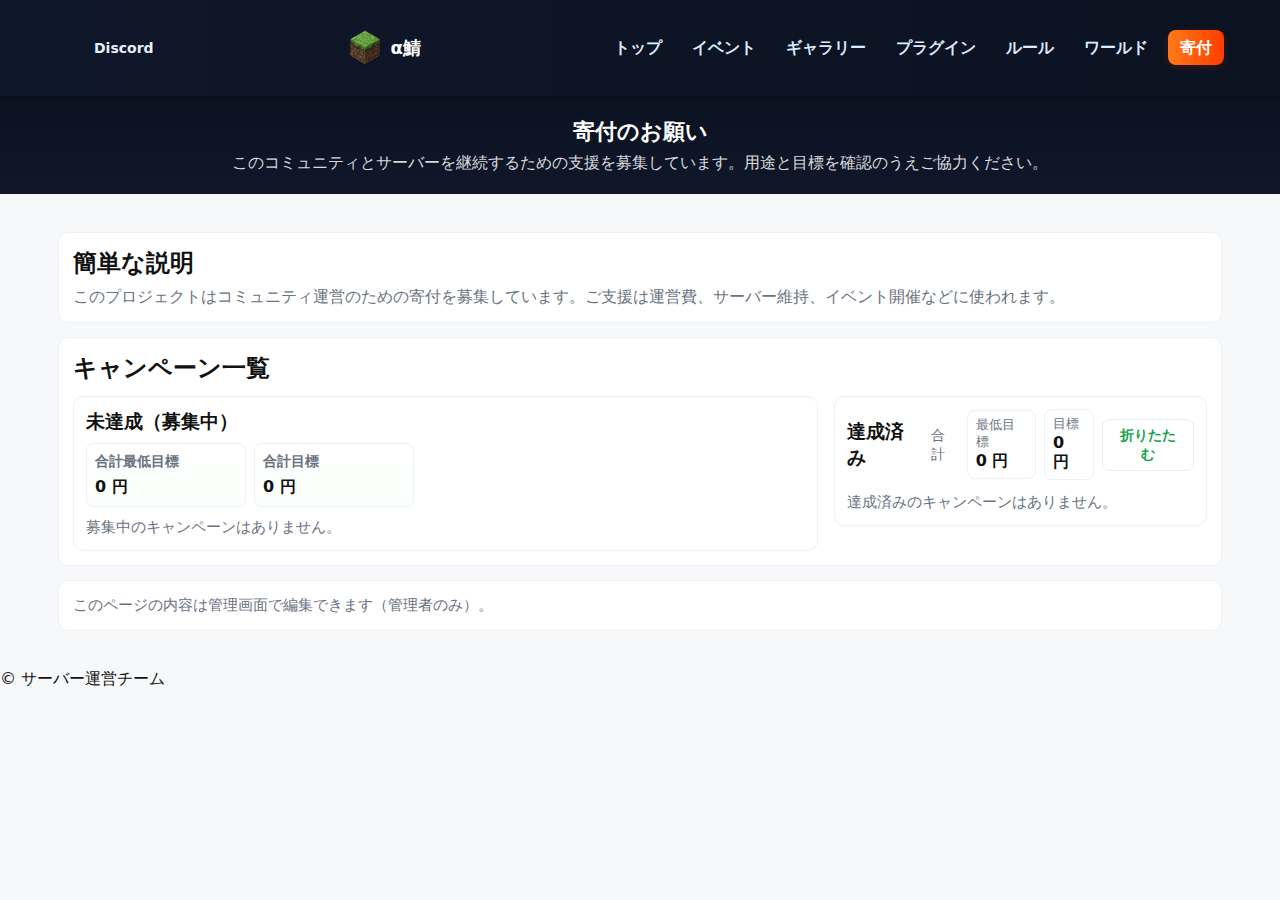
<file: donate.html>
<!doctype html>
<html lang="ja">
<head>
  <meta charset="utf-8" />
  <meta name="viewport" content="width=device-width,initial-scale=1" />
  <title>寄付のお願い</title>
  <meta name="description" content="コミュニティ運営を支える寄付ページ。達成済み・未達成のキャンペーンを左右に分けて表示します。" />

  <!-- favicon -->
  <link rel="icon" type="image/png" href="img/favicon.png">
  <link rel="icon" type="image/png" sizes="32x32" href="img/favicon-32x32.png">
  <link rel="icon" type="image/png" sizes="16x16" href="img/favicon-16x16.png">
  <link rel="apple-touch-icon" sizes="180x180" href="img/apple-touch-icon.png">
  <meta name="msapplication-TileColor" content="#2b8a3e">
  <meta name="theme-color" content="#2b8a3e">

  <style>
    :root{
      --accent:#16a34a;
      --muted:#6b7280;
      --bg:#f6f8fa;
      --card:#fff;
      --maxw:1200px;
      --radius:10px;
    }
    *{box-sizing:border-box}
    body{
      margin:0;
      font-family:"Noto Sans JP", system-ui, -apple-system, "Segoe UI", Roboto, "Helvetica Neue", Arial;
      background:var(--bg);
      color:#111;
      -webkit-font-smoothing:antialiased;
    }
    header{
      background:linear-gradient(180deg,#0b1220,#0f172a);
      color:#fff;
      padding:20px;
      text-align:center;
    }
    header h1{margin:0;font-size:1.4rem}
    header p{margin:6px 0 0;color:rgba(255,255,255,0.85)}

    main{max-width:var(--maxw);margin:20px auto;padding:18px}

    .intro, .split-area, .note-box{
      background:var(--card);
      border-radius:var(--radius);
      padding:14px;
      border:1px solid #eef2f6;
    }

    .intro h2{margin:0 0 8px 0}
    .intro p{margin:0;color:var(--muted)}

    /* split layout: left = 未達成 (wider), right = 達成 (narrower) */
    .split-area{margin-top:14px}
    .split-grid{
      display:grid;
      grid-template-columns: 2fr 1fr;
      gap:16px;
      align-items:start;
      margin-top:12px;
    }

    .panel{
      background:#fff;
      border-radius:10px;
      padding:12px;
      border:1px solid #eef2f6;
    }

    .panel h3{margin:0 0 8px 0}
    .totals{display:flex;gap:8px;flex-wrap:wrap;margin-bottom:10px}
    .total-item{background:linear-gradient(180deg,#ffffff,#fbfffb);padding:8px;border-radius:8px;border:1px solid #eef2f6;min-width:160px}
    .total-item .label{color:var(--muted);font-weight:700;font-size:0.9rem}
    .total-item .value{font-weight:800;margin-top:6px}

    .list{display:flex;flex-direction:column;gap:12px}
    .camp{
      display:flex;gap:12px;align-items:flex-start;padding:12px;border-radius:10px;background:#fff;border:1px solid #eef2f6;
    }
    .camp .thumb{width:140px;height:88px;object-fit:cover;border-radius:8px;background:#f1f5f9;flex:0 0 140px}
    .camp .body{flex:1}
    .camp h4{margin:0;font-size:1.02rem}
    .camp .short{color:var(--muted);margin-top:6px}
    .camp .usage{margin-top:8px;white-space:pre-wrap}
    .camp .goals{margin-top:8px}
    .camp .meta{color:var(--muted);margin-top:6px}
    .progress{height:12px;background:#eef2f6;border-radius:999px;overflow:hidden;margin-top:8px}
    .progress-fill{height:100%;background:linear-gradient(90deg,#34d399,#10b981);width:0%}

    .camp .actions{margin-top:10px}
    .btn{display:inline-block;padding:8px 12px;border-radius:8px;border:none;background:var(--accent);color:#fff;cursor:pointer;font-weight:700}
    .btn.ghost{background:transparent;border:1px solid #e6eef6;color:var(--accent)}
    .note{color:var(--muted);font-size:0.95rem}

    /* achieved list smaller visual weight */
    .achieved .camp{opacity:0.95}

    /* responsive */
    @media (max-width:980px){
      .split-grid{grid-template-columns:1fr;}
      .camp{flex-direction:column}
      .camp .thumb{width:100%;height:160px;flex:0 0 auto}
    }

    /* modal */
    .modal-overlay{display:none;position:fixed;inset:0;background:rgba(0,0,0,0.6);align-items:center;justify-content:center;z-index:12000}
    .modal{width:min(820px,96%);background:#fff;border-radius:10px;padding:16px;color:#111;position:relative;max-height:86vh;overflow:auto}
    .modal h3{margin:0 0 8px 0}
    .modal .close{position:absolute;right:12px;top:8px;border:none;background:transparent;font-size:20px;cursor:pointer}
    .modal .content{white-space:pre-wrap;margin-top:8px}
  </style>
</head>
    <body>
    <header class="site-banner" role="banner" style="width:100%;background:linear-gradient(90deg,#0f172a,#0b1220);color:#fff;position:sticky;top:0;z-index:1000;box-shadow:0 2px 6px rgba(0,0,0,0.2);">
    <a href="#main-content" class="skip-link" style="position:absolute;left:-9999px;top:auto;width:1px;height:1px;overflow:hidden;">コンテンツへスキップ</a>

    <div class="banner-inner" style="max-width:1200px;margin:0 auto;display:flex;align-items:center;justify-content:space-between;padding:10px 16px;gap:12px;box-sizing:border-box;">
        <!-- 左グループ -->
        <div class="left-group" style="display:flex;gap:8px;align-items:center;">
        <a href="https://discord.gg/m3tSJ3QCVP" target="_blank" rel="noopener noreferrer" aria-label="Discord" style="display:inline-flex;align-items:center;gap:8px;color:#e6eef8;text-decoration:none;padding:6px 10px;border-radius:6px;font-weight:600;font-size:14px;">
            <!-- 必要ならここにSVG -->
            <svg width="20" height="20" viewBox="0 0 24 24" aria-hidden="true" style="display:block;fill:currentColor;"><!-- ... --></svg>
            <span>Discord</span>
        </a>


        </div>

        <!-- 中央ブランド -->
        <div class="brand" style="display:flex;align-items:center;gap:8px;margin:auto;">
        <img src="./img/server-icon.png" alt="α鯖アイコン" class="brand-icon" style="width:36px;height:36px;">
        <span class="brand-text" style="font-size:18px;font-weight:800;color:#fff;">α鯖</span>
        </div>

        <!-- 右グループ（ナビ） -->
        <nav class="right-group" role="navigation" aria-label="サイトナビゲーション" style="display:flex;align-items:center;gap:12px;">
        <button class="hamburger" aria-expanded="false" aria-controls="nav-list" aria-label="メニュー" style="display:none;background:none;border:0;padding:6px;cursor:pointer;">
            <span style="display:block;width:20px;height:2px;background:#fff;margin:4px 0;border-radius:2px;"></span>
            <span style="display:block;width:20px;height:2px;background:#fff;margin:4px 0;border-radius:2px;"></span>
            <span style="display:block;width:20px;height:2px;background:#fff;margin:4px 0;border-radius:2px;"></span>
        </button>

        <ul id="nav-list" class="nav-list" aria-hidden="true" style="display:flex;gap:10px;list-style:none;margin:0;padding:0;align-items:center;">
            <li><a href="./index.html" class="nav-link" style="color:#dbeafe;text-decoration:none;padding:8px 10px;border-radius:6px;font-weight:600;">トップ</a></li>
            <li><a href="./events.html" class="nav-link" style="color:#dbeafe;text-decoration:none;padding:8px 10px;border-radius:6px;font-weight:600;">イベント</a></li>
            <li><a href="./gallery.html" class="nav-link" style="color:#dbeafe;text-decoration:none;padding:8px 10px;border-radius:6px;font-weight:600;">ギャラリー</a></li>
            <li><a href="./plugins.html" class="nav-link" style="color:#dbeafe;text-decoration:none;padding:8px 10px;border-radius:6px;font-weight:600;">プラグイン</a></li>
            <li><a href="./rules.html" class="nav-link" style="color:#dbeafe;text-decoration:none;padding:8px 10px;border-radius:6px;font-weight:600;">ルール</a></li>
            <li><a href="./worlds.html" class="nav-link" style="color:#dbeafe;text-decoration:none;padding:8px 10px;border-radius:6px;font-weight:600;">ワールド</a></li>
            <li><a href="./donate.html" class="nav-link donate" style="background:linear-gradient(90deg,#ff7a18,#ff3d00);color:#fff;padding:8px 12px;border-radius:8px;font-weight:700;text-decoration:none;box-shadow:0 2px 8px rgba(255,61,0,0.2);">寄付</a></li>
        </ul>
        </nav>
    </div>
    </header>

        
  <header>
    <h1>寄付のお願い</h1>
    <p>このコミュニティとサーバーを継続するための支援を募集しています。用途と目標を確認のうえご協力ください。</p>
  </header>

  <main>
    <!-- 上部の簡単な説明 -->
    <section class="intro" aria-labelledby="intro-title">
      <h2 id="intro-title">簡単な説明</h2>
      <p id="page-desc">読み込み中...</p>
    </section>

    <!-- 左右分割: 未達成（左・広） / 達成（右・狭） -->
    <section class="split-area" aria-labelledby="split-title">
      <h2 id="split-title" style="margin:0 0 8px 0">キャンペーン一覧</h2>

      <div class="split-grid" role="region" aria-label="未達成と達成に分けたキャンペーン">
        <!-- 未達成（左） -->
        <div class="panel" id="panel-unachieved" aria-labelledby="unachieved-title">
          <h3 id="unachieved-title">未達成（募集中）</h3>

          <div class="totals" id="unachieved-totals">
            <div class="total-item">
              <div class="label">合計最低目標</div>
              <div id="unachieved-sum-min" class="value">読み込み中...</div>
            </div>
            <div class="total-item">
              <div class="label">合計目標</div>
              <div id="unachieved-sum-goal" class="value">読み込み中...</div>
            </div>
          </div>

          <div class="list" id="unachieved-list" aria-live="polite"></div>
        </div>

        <!-- 達成（右） -->
        <aside class="panel achieved" id="panel-achieved" aria-labelledby="achieved-title">
          <div style="display:flex;justify-content:space-between;align-items:center;gap:8px">
            <h3 id="achieved-title" style="margin:0">達成済み</h3>
            <div style="display:flex;gap:8px;align-items:center">
              <div style="font-size:0.9rem;color:var(--muted)">合計</div>
              <div style="display:flex;gap:8px;align-items:center">
                <div style="background:#fff;padding:6px 8px;border-radius:8px;border:1px solid #eef2f6">
                  <div style="font-size:0.8rem;color:var(--muted)">最低目標</div>
                  <div id="achieved-sum-min" style="font-weight:800">読み込み中...</div>
                </div>
                <div style="background:#fff;padding:6px 8px;border-radius:8px;border:1px solid #eef2f6">
                  <div style="font-size:0.8rem;color:var(--muted)">目標</div>
                  <div id="achieved-sum-goal" style="font-weight:800">読み込み中...</div>
                </div>
              </div>
              <button id="toggle-achieved" class="btn ghost" style="padding:6px 10px;font-size:0.9rem">折りたたむ</button>
            </div>
          </div>

          <div id="achieved-list-wrapper" style="margin-top:12px">
            <div class="list" id="achieved-list" aria-live="polite"></div>
          </div>
        </aside>
      </div>
    </section>

    <!-- 支払い案内（モーダル） -->
    <div id="pay-modal" class="modal-overlay" role="dialog" aria-modal="true" aria-hidden="true">
      <div class="modal" role="document" aria-labelledby="pay-title">
        <button class="close" id="pay-close" aria-label="閉じる">&times;</button>
        <h3 id="pay-title">支払い案内</h3>
        <div id="payment-info" class="content">読み込み中...</div>
        <div style="margin-top:12px">
          <button id="pay-copy" class="btn">支払い情報をコピー</button>
          <button id="pay-close-2" class="btn ghost" style="margin-left:8px">閉じる</button>
        </div>
      </div>
    </div>

    <div style="margin-top:14px" class="note-box">
      <div class="note">このページの内容は管理画面で編集できます（管理者のみ）。</div>
    </div>
  </main>

  <footer>
    © サーバー運営チーム
  </footer>

  <script>
    (function(){
      const INFO_KEY = 'alpha_donation_info_v1';
      const CAMPS_KEY = 'alpha_donations_v1';

      const pageDescEl = document.getElementById('page-desc');

      const unachievedSumMinEl = document.getElementById('unachieved-sum-min');
      const unachievedSumGoalEl = document.getElementById('unachieved-sum-goal');
      const achievedSumMinEl = document.getElementById('achieved-sum-min');
      const achievedSumGoalEl = document.getElementById('achieved-sum-goal');

      const unachievedListEl = document.getElementById('unachieved-list');
      const achievedListEl = document.getElementById('achieved-list');

      const payModal = document.getElementById('pay-modal');
      const paymentInfoEl = document.getElementById('payment-info');
      const payClose = document.getElementById('pay-close');
      const payClose2 = document.getElementById('pay-close-2');
      const payCopyBtn = document.getElementById('pay-copy');

      const toggleBtn = document.getElementById('toggle-achieved');
      const wrapper = document.getElementById('achieved-list-wrapper');

      function loadInfo(){
        try{ const raw = localStorage.getItem(INFO_KEY); return raw ? JSON.parse(raw) : {}; }catch(e){ return {}; }
      }
      function loadCamps(){
        try{ const raw = localStorage.getItem(CAMPS_KEY); return raw ? JSON.parse(raw) : []; }catch(e){ return []; }
      }

      function formatYen(n){
        if(n === '' || n === null || isNaN(Number(n))) return '—';
        return Number(n).toLocaleString('ja-JP') + ' 円';
      }

      function renderSplit(){
        const info = loadInfo();
        const camps = loadCamps() || [];

        pageDescEl.textContent = info.description || 'このプロジェクトはコミュニティ運営のための寄付を募集しています。ご支援は運営費、サーバー維持、イベント開催などに使われます。';
        paymentInfoEl.textContent = info.payment || '支払い方法の案内は管理者が設定していません。';

        // split into achieved / unachieved
        const achieved = camps.filter(c => c.achieved);
        const unachieved = camps.filter(c => !c.achieved);

        // totals per side (sum of min and goal)
        const sum = arr => ({
          min: arr.reduce((acc,c)=> acc + (Number(c.min) || 0), 0),
          goal: arr.reduce((acc,c)=> acc + (Number(c.goal) || 0), 0)
        });

        const uaTotals = sum(unachieved);
        const aTotals = sum(achieved);

        unachievedSumMinEl.textContent = formatYen(uaTotals.min);
        unachievedSumGoalEl.textContent = formatYen(uaTotals.goal);
        achievedSumMinEl.textContent = formatYen(aTotals.min);
        achievedSumGoalEl.textContent = formatYen(aTotals.goal);

        // sort unachieved by priority (high > medium > low), then newest
        const prioOrder = { high:3, medium:2, low:1 };
        unachieved.sort((a,b)=>{
          const ap = prioOrder[(a.priority||'medium').toLowerCase()] || 2;
          const bp = prioOrder[(b.priority||'medium').toLowerCase()] || 2;
          if(ap !== bp) return bp - ap;
          return (b.createdAt || 0) - (a.createdAt || 0);
        });

        // sort achieved by most recently achieved; use achievedAt if present, else updatedAt or createdAt
        achieved.sort((a,b)=>{
          const at = a.achievedAt || a.updatedAt || a.createdAt || 0;
          const bt = b.achievedAt || b.updatedAt || b.createdAt || 0;
          return bt - at;
        });

        // render lists
        renderList(unachievedListEl, unachieved, false);
        renderList(achievedListEl, achieved, true);
      }

      function renderList(container, items, isAchieved){
        container.innerHTML = '';
        if(!items || items.length === 0){
          const empty = document.createElement('div');
          empty.className = 'note';
          empty.textContent = isAchieved ? '達成済みのキャンペーンはありません。' : '募集中のキャンペーンはありません。';
          container.appendChild(empty);
          return;
        }

        items.forEach(c=>{
          const el = document.createElement('div');
          el.className = 'camp';

          const img = document.createElement('img');
          img.className = 'thumb';
          img.src = c.image || '';
          img.alt = c.title || '';
          el.appendChild(img);

          const body = document.createElement('div');
          body.className = 'body';

          const h = document.createElement('h4');
          h.textContent = c.title || '(無題)';
          body.appendChild(h);

          const short = document.createElement('div');
          short.className = 'short';
          short.textContent = c.short || '';
          body.appendChild(short);

          const usage = document.createElement('div');
          usage.className = 'usage';
          usage.textContent = c.usage || '';
          body.appendChild(usage);

          const goals = document.createElement('div');
          goals.className = 'goals';
          goals.innerHTML = `<strong>最低目標:</strong> ${formatYen(c.min)}　<strong>目標:</strong> ${formatYen(c.goal)}`;
          body.appendChild(goals);

          const meta = document.createElement('div');
          meta.className = 'meta';
          if(isAchieved){
            const at = c.achievedAt || c.updatedAt || c.createdAt || null;
            meta.textContent = at ? `達成: ${new Date(at).toLocaleString()}` : '達成日時: 不明';
          } else {
            meta.textContent = `優先度: ${c.priority || 'medium'}`;
          }
          body.appendChild(meta);

          const progressWrap = document.createElement('div');
          progressWrap.className = 'progress';
          const fill = document.createElement('div');
          fill.className = 'progress-fill';
          let pct = 0;
          if(c.goal && c.goal > 0){
            // heuristic progress (min/goal)
            pct = Math.min(100, Math.round((c.min / c.goal) * 100));
          }
          fill.style.width = pct + '%';
          progressWrap.appendChild(fill);
          body.appendChild(progressWrap);

          // actions: only for unachieved (donate button)
          if(!isAchieved){
            const actions = document.createElement('div');
            actions.className = 'actions';
            const donateBtn = document.createElement('button');
            donateBtn.className = 'btn';
            donateBtn.textContent = '寄付する';
            donateBtn.addEventListener('click', ()=> {
              const info = loadInfo();
              paymentInfoEl.textContent = (info.payment || '支払い方法の案内は管理者が設定していません。') + '\n\n対象キャンペーン：' + (c.title || '(無題)');
              openPayModal();
            });
            actions.appendChild(donateBtn);
            body.appendChild(actions);
          }

          el.appendChild(body);
          container.appendChild(el);
        });
      }

      function openPayModal(){
        payModal.style.display = 'flex';
        payModal.setAttribute('aria-hidden','false');
        document.body.style.overflow = 'hidden';
      }
      function closePayModal(){
        payModal.style.display = 'none';
        payModal.setAttribute('aria-hidden','true');
        document.body.style.overflow = '';
      }

      // copy payment info
      payCopyBtn.addEventListener('click', ()=>{
        const text = paymentInfoEl.textContent || '';
        if(!text){ alert('支払い情報がありません'); return; }
        navigator.clipboard?.writeText(text).then(()=> {
          payCopyBtn.textContent = 'コピーしました';
          setTimeout(()=> payCopyBtn.textContent = '支払い情報をコピー', 1200);
        }).catch(()=> alert('コピーに失敗しました'));
      });

      // toggle collapse for achieved column
      let collapsed = false;
      toggleBtn.addEventListener('click', ()=>{
        collapsed = !collapsed;
        wrapper.style.display = collapsed ? 'none' : '';
        toggleBtn.textContent = collapsed ? '展開する' : '折りたたむ';
      });

      // close handlers
      payClose.addEventListener('click', closePayModal);
      payClose2.addEventListener('click', closePayModal);
      payModal.addEventListener('click', (e)=> { if(e.target === payModal) closePayModal(); });

      // initial render
      renderSplit();

      // storage sync
      window.addEventListener('storage', (e)=>{
        if(e.key === CAMPS_KEY || e.key === INFO_KEY) renderSplit();
      });
    })();
  </script>
</body>
</html>
</file>
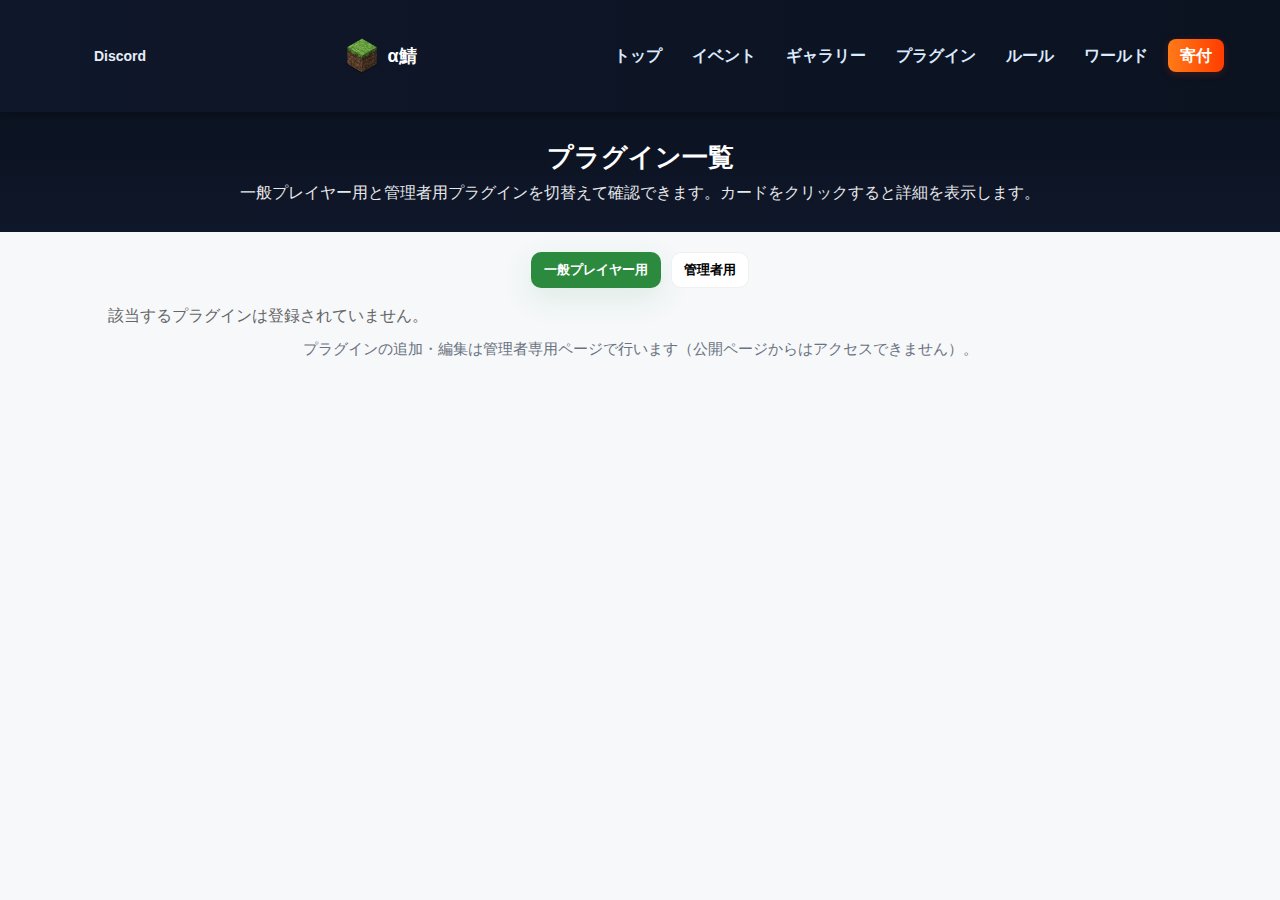
<file: plugins.html>
<!DOCTYPE html>
<html lang="ja">
<head>
  <meta charset="utf-8" />
  <meta name="viewport" content="width=device-width,initial-scale=1" />
  <title>α鯖 プラグイン一覧</title>
  <link rel="icon" href="img/favicon.png" type="image/png">
  <style>
    :root{
      --accent:#2b8a3e;
      --muted:#6b7280;
      --bg:#f6f8fa;
      --card:#fff;
      --maxw:1100px;
    }
    *{box-sizing:border-box}
    body{margin:0;font-family:"Inter","Noto Sans JP",sans-serif;background:var(--bg);color:#111;-webkit-font-smoothing:antialiased}
    header{background:linear-gradient(180deg,#0b1220,#0f172a);color:#fff;padding:28px 18px;text-align:center}
    header h1{margin:0;font-size:1.6rem}
    main{max-width:var(--maxw);margin:20px auto;padding:0 18px 60px}
    .controls{display:flex;gap:10px;align-items:center;justify-content:center;margin:18px 0;flex-wrap:wrap}
    .tab-btn{padding:8px 12px;border-radius:10px;border:1px solid rgba(0,0,0,0.06);background:#fff;cursor:pointer;font-weight:700}
    .tab-btn[aria-pressed="true"]{background:var(--accent);color:#fff;border-color:transparent;box-shadow:0 10px 30px rgba(43,138,62,0.12)}
    .list{display:flex;flex-direction:column;gap:14px}
    .plugin-card{background:var(--card);border-radius:12px;padding:16px;border:1px solid #e6eef6;display:flex;gap:16px;align-items:flex-start;cursor:pointer}
    .plugin-icon{width:96px;height:96px;border-radius:10px;background:#f1f5f9;flex:0 0 96px;object-fit:cover}
    .plugin-body{flex:1}
    .plugin-name{margin:0;font-size:1.15rem}
    .plugin-meta{display:flex;gap:12px;align-items:center;margin-top:8px}
    .plugin-desc{margin:10px 0;color:var(--muted);font-size:0.98rem;line-height:1.45}
    .plugin-commands{margin-top:8px;font-size:0.95rem;color:#0b3bff;display:flex;flex-wrap:wrap;gap:8px}
    .cmd-pill{background:#eef6ff;padding:6px 10px;border-radius:999px;font-weight:700;color:#0b3bff}
    .admin-note{font-size:0.95rem;color:var(--muted);text-align:center;margin-top:12px}

    /* modal with two independent scroll areas */
    .modal { position: fixed; inset: 0; display: none; align-items: center; justify-content: center; z-index: 10000; pointer-events: none; }
    .modal[aria-hidden="false"] { display:flex; pointer-events: auto; }
    .modal-overlay { position: absolute; inset:0; background: rgba(0,0,0,0.6); }
    .modal-box {
      position: relative;
      z-index: 10001;
      width: 94%;
      max-width: 1100px;
      max-height: 86%;
      background: #fff;
      border-radius: 12px;
      box-shadow: 0 20px 60px rgba(0,0,0,0.35);
      display:flex;
      gap:18px;
      padding:18px;
      color:#111;
      overflow:hidden;
    }
    .modal-left{flex:1; display:flex; flex-direction:column; gap:8px; min-width:0; overflow:auto; padding-right:8px}
    .modal-right{width:360px; max-width:40%; display:flex; flex-direction:column; gap:8px; overflow:auto; border-left:1px solid #eef2f6; padding-left:12px}
    .modal-title { margin:0; font-size:1.25rem; }
    .modal-meta { color:var(--muted); font-size:0.95rem; }
    .modal-desc { margin-top:6px; color:#333; line-height:1.6; white-space:pre-wrap; }
    .image-item{border-radius:8px; overflow:hidden; background:#f7fafc; display:block; position:relative}
    .image-item img{width:100%; height:auto; display:block}
    .image-list{display:flex;flex-direction:column;gap:8px}
    .badge {
      position: absolute;
      top: 8px;
      left: 8px;
      background: rgba(0,0,0,0.75);
      color: #fff;
      font-weight:700;
      padding:4px 8px;
      border-radius:999px;
      font-size:14px;
      line-height:1;
      z-index:2;
    }
    .modal-close { position:absolute; top:12px; right:12px; background:transparent;border:none;font-size:22px;cursor:pointer }
    @media (max-width:900px){
      .modal-box{flex-direction:column}
      .modal-right{width:100%;max-width:100%;border-left:none;padding-left:0}
    }
  </style>
</head>
<body>
    <header class="site-banner" role="banner" style="width:100%;background:linear-gradient(90deg,#0f172a,#0b1220);color:#fff;position:sticky;top:0;z-index:1000;box-shadow:0 2px 6px rgba(0,0,0,0.2);">
    <a href="#main-content" class="skip-link" style="position:absolute;left:-9999px;top:auto;width:1px;height:1px;overflow:hidden;">コンテンツへスキップ</a>

    <div class="banner-inner" style="max-width:1200px;margin:0 auto;display:flex;align-items:center;justify-content:space-between;padding:10px 16px;gap:12px;box-sizing:border-box;">
        <!-- 左グループ -->
        <div class="left-group" style="display:flex;gap:8px;align-items:center;">
        <a href="https://discord.gg/m3tSJ3QCVP" target="_blank" rel="noopener noreferrer" aria-label="Discord" style="display:inline-flex;align-items:center;gap:8px;color:#e6eef8;text-decoration:none;padding:6px 10px;border-radius:6px;font-weight:600;font-size:14px;">
            <!-- 必要ならここにSVG -->
            <svg width="20" height="20" viewBox="0 0 24 24" aria-hidden="true" style="display:block;fill:currentColor;"><!-- ... --></svg>
            <span>Discord</span>
        </a>


        </div>

        <!-- 中央ブランド -->
        <div class="brand" style="display:flex;align-items:center;gap:8px;margin:auto;">
        <img src="./img/server-icon.png" alt="α鯖アイコン" class="brand-icon" style="width:36px;height:36px;">
        <span class="brand-text" style="font-size:18px;font-weight:800;color:#fff;">α鯖</span>
        </div>

        <!-- 右グループ（ナビ） -->
        <nav class="right-group" role="navigation" aria-label="サイトナビゲーション" style="display:flex;align-items:center;gap:12px;">
        <button class="hamburger" aria-expanded="false" aria-controls="nav-list" aria-label="メニュー" style="display:none;background:none;border:0;padding:6px;cursor:pointer;">
            <span style="display:block;width:20px;height:2px;background:#fff;margin:4px 0;border-radius:2px;"></span>
            <span style="display:block;width:20px;height:2px;background:#fff;margin:4px 0;border-radius:2px;"></span>
            <span style="display:block;width:20px;height:2px;background:#fff;margin:4px 0;border-radius:2px;"></span>
        </button>

        <ul id="nav-list" class="nav-list" aria-hidden="true" style="display:flex;gap:10px;list-style:none;margin:0;padding:0;align-items:center;">
            <li><a href="./index.html" class="nav-link" style="color:#dbeafe;text-decoration:none;padding:8px 10px;border-radius:6px;font-weight:600;">トップ</a></li>
            <li><a href="./events.html" class="nav-link" style="color:#dbeafe;text-decoration:none;padding:8px 10px;border-radius:6px;font-weight:600;">イベント</a></li>
            <li><a href="./gallery.html" class="nav-link" style="color:#dbeafe;text-decoration:none;padding:8px 10px;border-radius:6px;font-weight:600;">ギャラリー</a></li>
            <li><a href="./plugins.html" class="nav-link" style="color:#dbeafe;text-decoration:none;padding:8px 10px;border-radius:6px;font-weight:600;">プラグイン</a></li>
            <li><a href="./rules.html" class="nav-link" style="color:#dbeafe;text-decoration:none;padding:8px 10px;border-radius:6px;font-weight:600;">ルール</a></li>
            <li><a href="./worlds.html" class="nav-link" style="color:#dbeafe;text-decoration:none;padding:8px 10px;border-radius:6px;font-weight:600;">ワールド</a></li>
            <li><a href="./donate.html" class="nav-link donate" style="background:linear-gradient(90deg,#ff7a18,#ff3d00);color:#fff;padding:8px 12px;border-radius:8px;font-weight:700;text-decoration:none;box-shadow:0 2px 8px rgba(255,61,0,0.2);">寄付</a></li>
        </ul>
        </nav>
    </div>
    </header>
  <header>
    <h1>プラグイン一覧</h1>
    <p style="margin:8px 0 0;opacity:0.9">一般プレイヤー用と管理者用プラグインを切替えて確認できます。カードをクリックすると詳細を表示します。</p>
  </header>

  <main>
    <div class="controls" role="tablist" aria-label="プラグインカテゴリ">
      <button id="tab-player" class="tab-btn" aria-pressed="true" role="tab" aria-controls="panel-plugins">一般プレイヤー用</button>
      <button id="tab-admin" class="tab-btn" aria-pressed="false" role="tab" aria-controls="panel-plugins">管理者用</button>
    </div>

    <section id="panel-plugins" aria-live="polite">
      <div id="plugins-list" class="list" aria-label="プラグイン一覧"></div>

      <div class="admin-note">
        <div>プラグインの追加・編集は管理者専用ページで行います（公開ページからはアクセスできません）。</div>
      </div>
    </section>
  </main>

  <!-- 詳細モーダル（左：文章、右：画像カラム） -->
  <div id="plugin-modal" class="modal" aria-hidden="true" role="dialog" aria-label="プラグイン詳細">
    <div class="modal-overlay" id="modal-overlay"></div>
    <div class="modal-box" role="document">
      <button id="modal-close" class="modal-close" aria-label="閉じる">&times;</button>

      <div class="modal-left" id="modal-left">
        <h2 id="modal-title" class="modal-title"></h2>
        <div id="modal-meta" class="modal-meta"></div>
        <div id="modal-desc" class="modal-desc"></div>

        <div class="modal-commands" style="margin-top:12px">
          <h4 style="margin:8px 0 6px">コマンド</h4>
          <div id="modal-cmds"></div>
        </div>
      </div>

      <aside class="modal-right" id="modal-right" aria-label="画像一覧">
        <h4 style="margin:0">画像</h4>
        <div id="modal-images" class="image-list"></div>
      </aside>
    </div>
  </div>

  <script>
    (function(){
      const STORAGE_KEY = 'alpha_plugins_v1';
      const tabPlayer = document.getElementById('tab-player');
      const tabAdmin = document.getElementById('tab-admin');
      const listEl = document.getElementById('plugins-list');

      const modal = document.getElementById('plugin-modal');
      const modalOverlay = document.getElementById('modal-overlay');
      const modalClose = document.getElementById('modal-close');
      const modalLeft = document.getElementById('modal-left');
      const modalRight = document.getElementById('modal-right');
      const modalTitle = document.getElementById('modal-title');
      const modalMeta = document.getElementById('modal-meta');
      const modalDesc = document.getElementById('modal-desc');
      const modalCmds = document.getElementById('modal-cmds');
      const modalImages = document.getElementById('modal-images');

      function loadPlugins(){
        try{
          const raw = localStorage.getItem(STORAGE_KEY);
          if(!raw) return [];
          return JSON.parse(raw);
        }catch(e){ return []; }
      }

      function normalizeCommands(commandsField){
        if(!commandsField) return [];
        if(typeof commandsField === 'string'){
          return commandsField.split(';').map(s=>s.trim()).filter(Boolean);
        }
        if(Array.isArray(commandsField)){
          return commandsField.map(c=>{
            if(typeof c === 'string') return c.trim();
            if(c && typeof c === 'object'){
              return (c.command || '').trim();
            }
            return '';
          }).filter(Boolean);
        }
        return [];
      }

      function circledNumber(n){
        const map = ['①','②','③','④','⑤','⑥','⑦','⑧','⑨','⑩','⑪','⑫','⑬','⑭','⑮','⑯','⑰','⑱','⑲','⑳'];
        return (n>=1 && n<=20) ? map[n-1] : `(${n})`;
      }

      function renderList(category){
        listEl.innerHTML = '';
        const all = loadPlugins();
        const filtered = all.filter(p => p.category === category);
        if(filtered.length === 0){
          const p = document.createElement('div');
          p.textContent = '該当するプラグインは登録されていません。';
          p.style.color = '#666';
          listEl.appendChild(p);
          return;
        }
        filtered.forEach(p => {
          const card = document.createElement('article');
          card.className = 'plugin-card';
          card.tabIndex = 0;
          const img = document.createElement('img');
          img.className = 'plugin-icon';
          img.src = p.thumbnail || (p.images && p.images[0]) || (p.icon || 'img/plugins/default.png');
          img.alt = p.name;
          const body = document.createElement('div');
          body.className = 'plugin-body';
          const h = document.createElement('h3');
          h.className = 'plugin-name';
          h.textContent = p.name;
          const meta = document.createElement('div');
          meta.className = 'plugin-meta';
          const cat = document.createElement('div');
          cat.textContent = p.category === 'admin' ? '管理者用' : '一般';
          cat.style.color = '#666';
          cat.style.fontSize = '0.95rem';
          meta.appendChild(cat);
          const desc = document.createElement('div');
          desc.className = 'plugin-desc';
          desc.textContent = p.desc || '';
          const cmds = document.createElement('div');
          cmds.className = 'plugin-commands';
          const commandsArray = normalizeCommands(p.commands);
          commandsArray.slice(0,4).forEach(cmd => {
            const pill = document.createElement('span');
            pill.className = 'cmd-pill';
            pill.textContent = cmd;
            cmds.appendChild(pill);
          });
          if(commandsArray.length > 4){
            const more = document.createElement('span');
            more.style.color = '#666';
            more.style.marginLeft = '8px';
            more.textContent = `他 ${commandsArray.length - 4} 件`;
            cmds.appendChild(more);
          }

          body.appendChild(h);
          body.appendChild(meta);
          body.appendChild(desc);
          if(cmds.childElementCount) body.appendChild(cmds);

          card.appendChild(img);
          card.appendChild(body);

          card.addEventListener('click', ()=> openModal(p));
          card.addEventListener('keypress', (e)=> { if(e.key === 'Enter') openModal(p); });

          listEl.appendChild(card);
        });
      }

      function openModal(plugin){
        modalTitle.textContent = plugin.name || '';
        modalMeta.textContent = plugin.category === 'admin' ? '管理者用プラグイン' : '一般プレイヤー用プラグイン';
        modalDesc.textContent = plugin.longDesc || plugin.desc || '';
        // commands: show each command string on its own line
        const cmds = normalizeCommands(plugin.commands);
        modalCmds.innerHTML = '';
        if(cmds.length === 0){
          modalCmds.textContent = '登録されたコマンドはありません。';
        } else {
          const pre = document.createElement('pre');
          pre.textContent = cmds.join('\n');
          modalCmds.appendChild(pre);
        }
        // images: show in right column, independent scroll, with numbered badges
        modalImages.innerHTML = '';
        const imgs = Array.isArray(plugin.images) ? plugin.images : (plugin.icon ? [plugin.icon] : []);
        if(imgs.length === 0){
          modalImages.textContent = '画像は登録されていません。';
        } else {
          imgs.forEach((src, idx)=>{
            const wrap = document.createElement('div');
            wrap.className = 'image-item';
            const badge = document.createElement('div');
            badge.className = 'badge';
            badge.textContent = circledNumber(idx+1);
            const im = document.createElement('img');
            im.src = src;
            im.alt = plugin.name + ' - ' + (idx+1);
            wrap.appendChild(badge);
            wrap.appendChild(im);
            modalImages.appendChild(wrap);
          });
        }

        // show modal
        modal.setAttribute('aria-hidden','false');
        modalClose.focus();
        document.body.style.overflow = 'hidden';
      }

      function closeModal(){
        modal.setAttribute('aria-hidden','true');
        modalTitle.textContent = '';
        modalMeta.textContent = '';
        modalDesc.textContent = '';
        modalCmds.innerHTML = '';
        modalImages.innerHTML = '';
        document.body.style.overflow = '';
      }

      modalOverlay.addEventListener('click', closeModal);
      modalClose.addEventListener('click', closeModal);
      document.addEventListener('keydown', (e)=>{
        if(modal.getAttribute('aria-hidden') === 'false' && e.key === 'Escape') closeModal();
      });

      function setMode(mode){
        if(mode === 'admin'){
          tabPlayer.setAttribute('aria-pressed','false');
          tabAdmin.setAttribute('aria-pressed','true');
          renderList('admin');
        } else {
          tabPlayer.setAttribute('aria-pressed','true');
          tabAdmin.setAttribute('aria-pressed','false');
          renderList('player');
        }
        try{ localStorage.setItem('alpha_plugins_view_mode', mode); }catch(e){}
      }

      tabPlayer.addEventListener('click', ()=> setMode('player'));
      tabAdmin.addEventListener('click', ()=> setMode('admin'));

      window.addEventListener('storage', (e)=>{
        if(e.key === STORAGE_KEY || e.key === 'alpha_plugins_view_mode') {
          const mode = localStorage.getItem('alpha_plugins_view_mode') || 'player';
          setMode(mode);
        }
      });

      function escapeHtml(str){
        if(!str) return '';
        return String(str).replace(/[&<>"']/g, function(m){ return ({'&':'&amp;','<':'&lt;','>':'&gt;','"':'&quot;',"'":'&#39;'}[m]); });
      }

      // init
      const savedMode = localStorage.getItem('alpha_plugins_view_mode') || 'player';
      setMode(savedMode);

    })();
  </script>
</body>
</html>
</file>
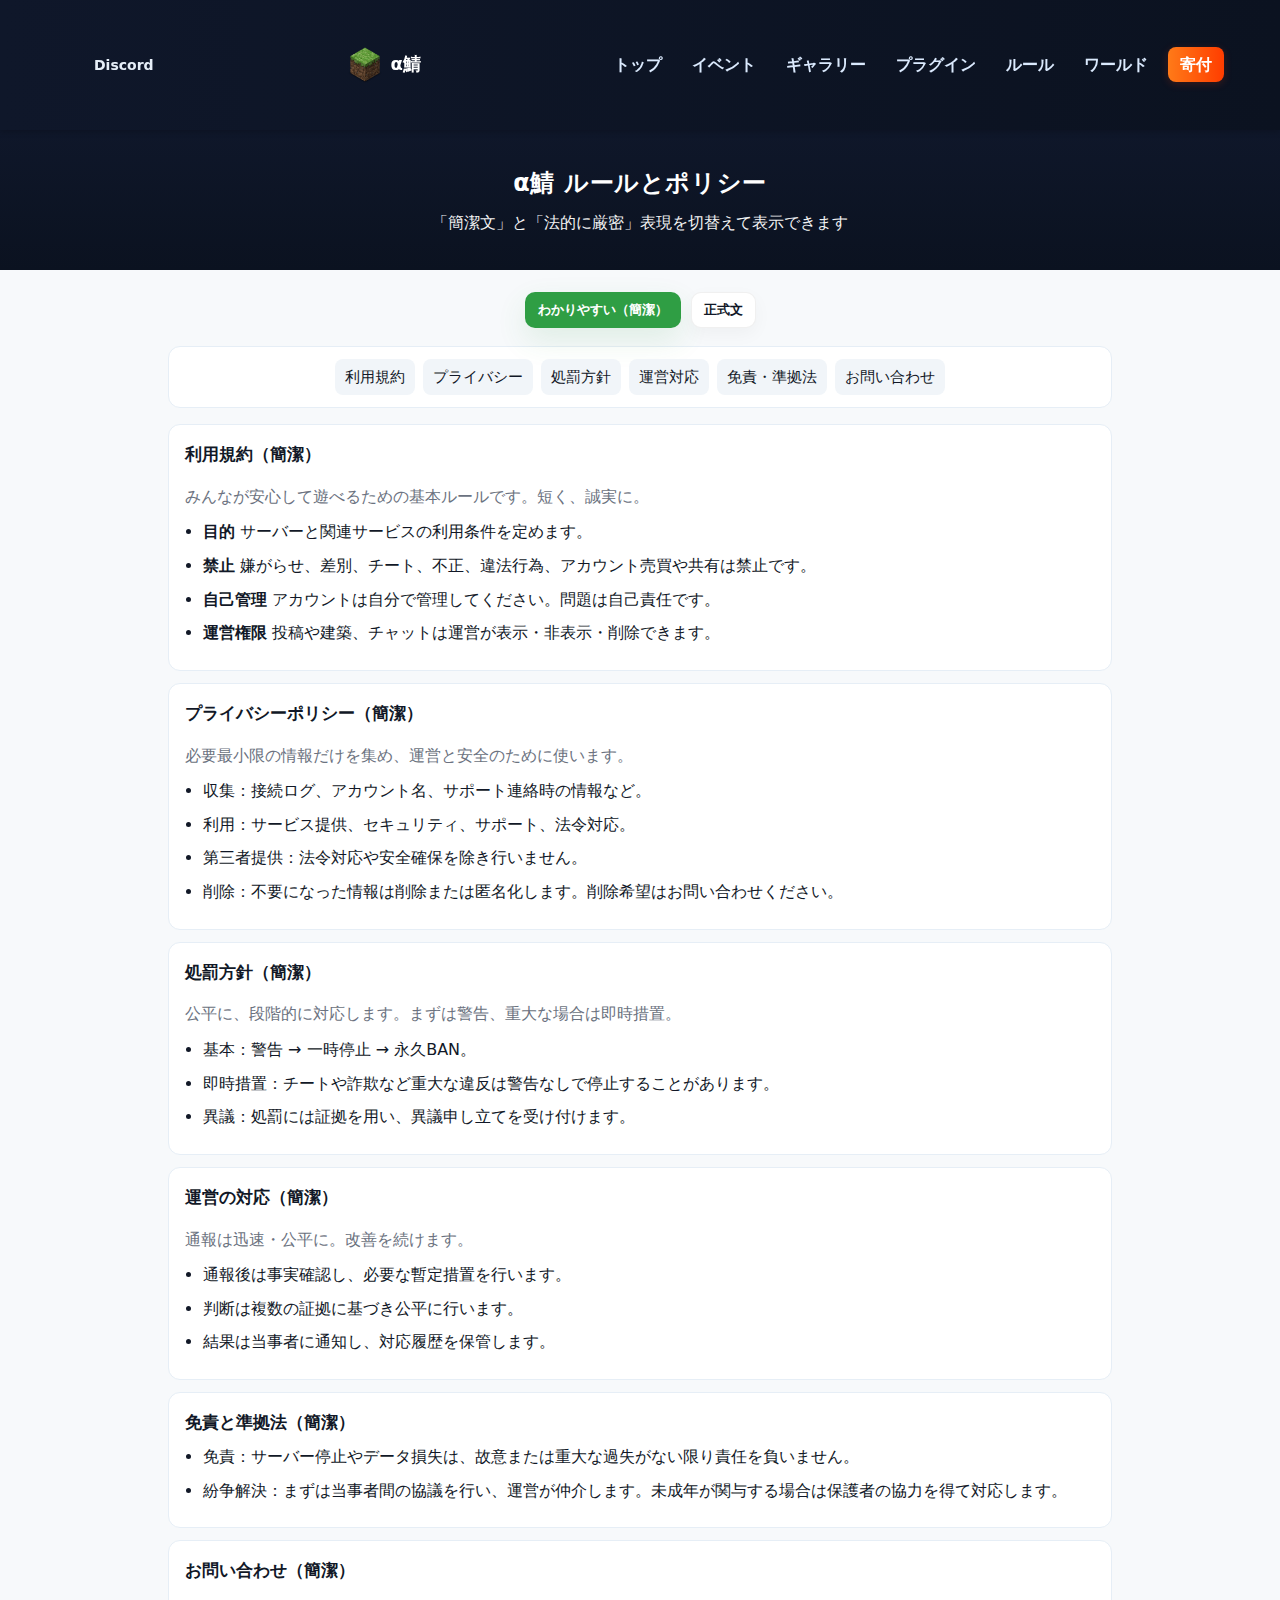
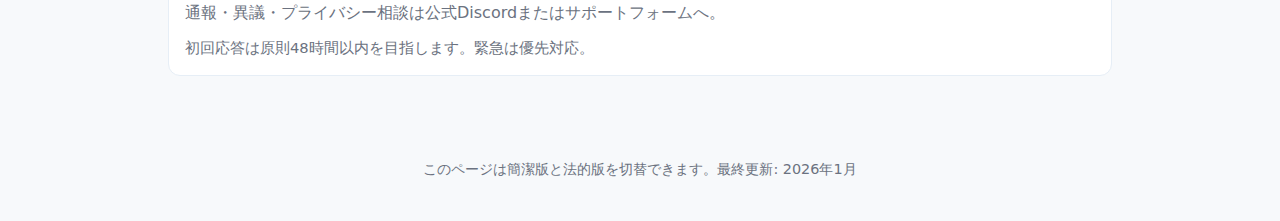
<file: rules.html>
<!DOCTYPE html>
<html lang="ja">
<head>
  <meta charset="utf-8" />
  <meta name="viewport" content="width=device-width,initial-scale=1" />
  <title>α鯖 ルールとポリシー（表示切替）</title>
  <meta name="description" content="利用規約・プライバシー・処罰・運営対応を「わかりやすい」表現と「正式文」で切替表示できます。">

  <!-- Favicon -->
  <link rel="icon" href="img/favicon.png" type="image/png">

  <style>
    :root{
      --bg:#f7f9fb;
      --card:#ffffff;
      --accent:#2f9e44;
      --muted:#6b7280;
      --text:#111827;
      --maxw:980px;
      --gap:14px;
    }
    *{box-sizing:border-box}
    body{
      margin:0;
      font-family: "Noto Sans JP","Inter",system-ui,Segoe UI,Roboto,"Helvetica Neue",Arial;
      background:var(--bg);
      color:var(--text);
      -webkit-font-smoothing:antialiased;
      line-height:1.6;
    }
    header{
      background:linear-gradient(180deg,#0f172a,#0b1220);
      color:#fff;
      padding:34px 18px;
      text-align:center;
    }
    header h1{margin:0;font-size:1.5rem;letter-spacing:0.6px}
    header p{margin:8px 0 0;opacity:0.95}
    main{max-width:var(--maxw);margin:22px auto;padding:0 18px 48px}
    .controls{display:flex;gap:10px;align-items:center;justify-content:center;margin-bottom:18px;flex-wrap:wrap}
    .mode-btn{
      padding:8px 12px;border-radius:10px;border:1px solid rgba(0,0,0,0.06);
      background:#fff;color:var(--text);cursor:pointer;font-weight:700;
      box-shadow:0 6px 18px rgba(2,6,23,0.04);
    }
    .mode-btn[aria-pressed="true"]{ background:var(--accent); color:#fff; border-color:transparent; box-shadow:0 12px 30px rgba(47,158,68,0.12); }
    nav.toc{background:var(--card);border-radius:12px;padding:12px 14px;margin-bottom:16px;border:1px solid #e6eef6;display:flex;gap:8px;flex-wrap:wrap;justify-content:center}
    nav.toc a{display:inline-block;padding:6px 10px;border-radius:8px;background:#f1f5f9;color:var(--text);text-decoration:none;font-size:0.95rem}
    .card{background:var(--card);border-radius:12px;padding:16px;margin-bottom:12px;border:1px solid #e6eef6}
    h2{margin:0 0 8px;font-size:1.05rem}
    .lead{color:var(--muted);margin-bottom:10px}
    ul{margin:8px 0 0 18px;padding:0}
    li{margin:8px 0}
    .small{font-size:0.92rem;color:var(--muted)}
    footer{max-width:var(--maxw);margin:18px auto 40px;padding:0 18px;color:var(--muted);font-size:0.9rem;text-align:center}

    /* 切替表示領域 */
    .view-area{position:relative}
    .view-panel{display:none;opacity:0;transform:translateY(6px);transition:opacity .18s ease, transform .18s ease}
    .view-panel[aria-hidden="false"]{display:block;opacity:1;transform:none}

    /* 法的文言は少しフォントを堅めに見せる */
    .legal p, .legal li { font-size:0.98rem; color:var(--text); }
    .legal .clause { margin:10px 0; padding-left:12px; border-left:3px solid #eef2f6; background:#fbfdff; border-radius:6px; padding-top:8px; padding-bottom:8px; }

    /* レスポンシブ */
    @media (max-width:720px){
      header{padding:22px 12px}
      .mode-btn{padding:8px 10px}
      nav.toc{padding:10px}
    }
  </style>
</head>
<body>
    <header class="site-banner" role="banner" style="width:100%;background:linear-gradient(90deg,#0f172a,#0b1220);color:#fff;position:sticky;top:0;z-index:1000;box-shadow:0 2px 6px rgba(0,0,0,0.2);">
    <a href="#main-content" class="skip-link" style="position:absolute;left:-9999px;top:auto;width:1px;height:1px;overflow:hidden;">コンテンツへスキップ</a>

    <div class="banner-inner" style="max-width:1200px;margin:0 auto;display:flex;align-items:center;justify-content:space-between;padding:10px 16px;gap:12px;box-sizing:border-box;">
        <!-- 左グループ -->
        <div class="left-group" style="display:flex;gap:8px;align-items:center;">
        <a href="https://discord.gg/m3tSJ3QCVP" target="_blank" rel="noopener noreferrer" aria-label="Discord" style="display:inline-flex;align-items:center;gap:8px;color:#e6eef8;text-decoration:none;padding:6px 10px;border-radius:6px;font-weight:600;font-size:14px;">
            <!-- 必要ならここにSVG -->
            <svg width="20" height="20" viewBox="0 0 24 24" aria-hidden="true" style="display:block;fill:currentColor;"><!-- ... --></svg>
            <span>Discord</span>
        </a>


        </div>

        <!-- 中央ブランド -->
        <div class="brand" style="display:flex;align-items:center;gap:8px;margin:auto;">
        <img src="./img/server-icon.png" alt="α鯖アイコン" class="brand-icon" style="width:36px;height:36px;">
        <span class="brand-text" style="font-size:18px;font-weight:800;color:#fff;">α鯖</span>
        </div>

        <!-- 右グループ（ナビ） -->
        <nav class="right-group" role="navigation" aria-label="サイトナビゲーション" style="display:flex;align-items:center;gap:12px;">
        <button class="hamburger" aria-expanded="false" aria-controls="nav-list" aria-label="メニュー" style="display:none;background:none;border:0;padding:6px;cursor:pointer;">
            <span style="display:block;width:20px;height:2px;background:#fff;margin:4px 0;border-radius:2px;"></span>
            <span style="display:block;width:20px;height:2px;background:#fff;margin:4px 0;border-radius:2px;"></span>
            <span style="display:block;width:20px;height:2px;background:#fff;margin:4px 0;border-radius:2px;"></span>
        </button>

        <ul id="nav-list" class="nav-list" aria-hidden="true" style="display:flex;gap:10px;list-style:none;margin:0;padding:0;align-items:center;">
            <li><a href="./index.html" class="nav-link" style="color:#dbeafe;text-decoration:none;padding:8px 10px;border-radius:6px;font-weight:600;">トップ</a></li>
            <li><a href="./events.html" class="nav-link" style="color:#dbeafe;text-decoration:none;padding:8px 10px;border-radius:6px;font-weight:600;">イベント</a></li>
            <li><a href="./gallery.html" class="nav-link" style="color:#dbeafe;text-decoration:none;padding:8px 10px;border-radius:6px;font-weight:600;">ギャラリー</a></li>
            <li><a href="./plugins.html" class="nav-link" style="color:#dbeafe;text-decoration:none;padding:8px 10px;border-radius:6px;font-weight:600;">プラグイン</a></li>
            <li><a href="./rules.html" class="nav-link" style="color:#dbeafe;text-decoration:none;padding:8px 10px;border-radius:6px;font-weight:600;">ルール</a></li>
            <li><a href="./worlds.html" class="nav-link" style="color:#dbeafe;text-decoration:none;padding:8px 10px;border-radius:6px;font-weight:600;">ワールド</a></li>
            <li><a href="./donate.html" class="nav-link donate" style="background:linear-gradient(90deg,#ff7a18,#ff3d00);color:#fff;padding:8px 12px;border-radius:8px;font-weight:700;text-decoration:none;box-shadow:0 2px 8px rgba(255,61,0,0.2);">寄付</a></li>
        </ul>
        </nav>
    </div>
    </header>
  <header>
    <h1>α鯖 ルールとポリシー</h1>
    <p>「簡潔文」と「法的に厳密」表現を切替えて表示できます</p>
  </header>

  <main>
    <div class="controls" role="tablist" aria-label="表示モード切替">
      <button id="btn-simple" class="mode-btn" aria-pressed="true" role="tab" aria-controls="panel-simple">わかりやすい（簡潔）</button>
      <button id="btn-legal" class="mode-btn" aria-pressed="false" role="tab" aria-controls="panel-legal">正式文</button>
    </div>

    <nav class="toc" aria-label="目次">
      <a href="#terms">利用規約</a>
      <a href="#privacy">プライバシー</a>
      <a href="#penalties">処罰方針</a>
      <a href="#operations">運営対応</a>
      <a href="#disclaimer">免責・準拠法</a>
      <a href="#contact">お問い合わせ</a>
    </nav>

    <div class="view-area">

      <!-- 簡潔でわかりやすいパターン -->
      <section id="panel-simple" class="view-panel" aria-hidden="false">
        <section id="terms" class="card" aria-labelledby="terms-heading">
          <h2 id="terms-heading">利用規約（簡潔）</h2>
          <p class="lead">みんなが安心して遊べるための基本ルールです。短く、誠実に。</p>
          <ul>
            <li><strong>目的</strong> サーバーと関連サービスの利用条件を定めます。</li>
            <li><strong>禁止</strong> 嫌がらせ、差別、チート、不正、違法行為、アカウント売買や共有は禁止です。</li>
            <li><strong>自己管理</strong> アカウントは自分で管理してください。問題は自己責任です。</li>
            <li><strong>運営権限</strong> 投稿や建築、チャットは運営が表示・非表示・削除できます。</li>
          </ul>
        </section>

        <section id="privacy" class="card" aria-labelledby="privacy-heading">
          <h2 id="privacy-heading">プライバシーポリシー（簡潔）</h2>
          <p class="lead">必要最小限の情報だけを集め、運営と安全のために使います。</p>
          <ul>
            <li>収集：接続ログ、アカウント名、サポート連絡時の情報など。</li>
            <li>利用：サービス提供、セキュリティ、サポート、法令対応。</li>
            <li>第三者提供：法令対応や安全確保を除き行いません。</li>
            <li>削除：不要になった情報は削除または匿名化します。削除希望はお問い合わせください。</li>
          </ul>
        </section>

        <section id="penalties" class="card" aria-labelledby="penalties-heading">
          <h2 id="penalties-heading">処罰方針（簡潔）</h2>
          <p class="lead">公平に、段階的に対応します。まずは警告、重大な場合は即時措置。</p>
          <ul>
            <li>基本：警告 → 一時停止 → 永久BAN。</li>
            <li>即時措置：チートや詐欺など重大な違反は警告なしで停止することがあります。</li>
            <li>異議：処罰には証拠を用い、異議申し立てを受け付けます。</li>
          </ul>
        </section>

        <section id="operations" class="card" aria-labelledby="operations-heading">
          <h2 id="operations-heading">運営の対応（簡潔）</h2>
          <p class="lead">通報は迅速・公平に。改善を続けます。</p>
          <ul>
            <li>通報後は事実確認し、必要な暫定措置を行います。</li>
            <li>判断は複数の証拠に基づき公平に行います。</li>
            <li>結果は当事者に通知し、対応履歴を保管します。</li>
          </ul>
        </section>

        <section id="disclaimer" class="card" aria-labelledby="disclaimer-heading">
          <h2 id="disclaimer-heading">免責と準拠法（簡潔）</h2>
          <ul>
            <li>免責：サーバー停止やデータ損失は、故意または重大な過失がない限り責任を負いません。</li>
            <li>紛争解決：まずは当事者間の協議を行い、運営が仲介します。未成年が関与する場合は保護者の協力を得て対応します。</li>
          </ul>
        </section>

        <section id="contact" class="card" aria-labelledby="contact-heading">
          <h2 id="contact-heading">お問い合わせ（簡潔）</h2>
          <p class="lead">通報・異議・プライバシー相談は公式Discordまたはサポートフォームへ。</p>
          <div class="small">初回応答は原則48時間以内を目指します。緊急は優先対応。</div>
        </section>
      </section>

      <!-- 法的に厳密なパターン -->
      <section id="panel-legal" class="view-panel legal" aria-hidden="true">
        <section id="terms-legal" class="card" aria-labelledby="terms-legal-heading">
          <h2 id="terms-legal-heading">利用規約（法的文言）</h2>
          <p class="lead">本規約は本サーバー（以下「当サーバー」）の利用条件を定めます。利用者は本規約に同意したものとみなします。</p>

          <div class="clause">
            <strong>第1条（適用）</strong>
            <p>本規約は当サーバーの利用に関する一切に適用されます。運営は必要に応じて本規約を改定することができ、改定後の規約は当サーバー上で告知した時点から効力を生じます。</p>
          </div>

          <div class="clause">
            <strong>第2条（禁止行為）</strong>
            <p>利用者は以下の行為を行ってはなりません：他者への誹謗中傷、差別、嫌がらせ、チート・不正ツールの使用、違法行為、アカウントの売買・譲渡・共有、運営の業務を妨害する行為等。</p>
          </div>

          <div class="clause">
            <strong>第3条（アカウント管理）</strong>
            <p>アカウント情報の管理は利用者の責任とします。第三者による不正利用があった場合でも、運営は故意または重大な過失がない限り責任を負いません。</p>
          </div>

          <div class="clause">
            <strong>第4条（コンテンツの取扱い）</strong>
            <p>利用者が投稿したコンテンツは運営が表示・非表示・削除できるものとし、運営は必要に応じて当該コンテンツを利用・保存することがあります。</p>
          </div>
        </section>

        <section id="privacy-legal" class="card" aria-labelledby="privacy-legal-heading">
          <h2 id="privacy-legal-heading">プライバシーポリシー（法的文言）</h2>
          <p class="lead">当サーバーは個人情報保護に関する法令を遵守し、以下の方針に従って取り扱います。</p>

          <div class="clause">
            <strong>1. 収集する情報</strong>
            <p>当サーバーは、サービス提供に必要な範囲で接続ログ、アカウント名、サポート連絡時の情報等を収集します。</p>
          </div>

          <div class="clause">
            <strong>2. 利用目的</strong>
            <p>収集した情報はサービス提供、セキュリティ対策、サポート対応、法令遵守のために利用します。</p>
          </div>

          <div class="clause">
            <strong>3. 第三者提供</strong>
            <p>法令に基づく場合や人の生命・安全を守るために必要な場合を除き、利用者の同意なく第三者に提供しません。</p>
          </div>

          <div class="clause">
            <strong>4. 保管・削除</strong>
            <p>目的達成後は速やかに削除または匿名化を行います。削除希望は所定の窓口で受け付けます。</p>
          </div>
        </section>

        <section id="penalties-legal" class="card" aria-labelledby="penalties-legal-heading">
          <h2 id="penalties-legal-heading">処罰方針（法的文言）</h2>
          <p class="lead">違反行為に対しては、証拠に基づき合理的かつ一貫した手続きで対応します。</p>

          <div class="clause">
            <strong>1. 対応の原則</strong>
            <p>原則として警告、利用停止（一定期間）、永久的な利用停止（BAN）の順で処分を行います。違反の重大性、再発性、被害の程度により判断します。</p>
          </div>

          <div class="clause">
            <strong>2. 即時措置</strong>
            <p>チート、詐欺、重大な嫌がらせ等、コミュニティの安全を著しく損なう行為については、事前警告なく即時のアクセス停止を行う場合があります。</p>
          </div>

          <div class="clause">
            <strong>3. 異議申立て</strong>
            <p>処罰に対する異議は所定の窓口で受け付け、合理的な範囲で再調査を行います。</p>
          </div>
        </section>

        <section id="operations-legal" class="card" aria-labelledby="operations-legal-heading">
          <h2 id="operations-legal-heading">運営の対応（法的文言）</h2>

          <div class="clause">
            <strong>1. 事実確認と暫定措置</strong>
            <p>通報を受けた場合、運営は速やかに事実確認を行い、必要に応じて暫定的なアクセス制限等の措置を講じます。</p>
          </div>

          <div class="clause">
            <strong>2. 公平性と記録</strong>
            <p>判断は複数の証拠に基づき行い、対応履歴を記録します。個人情報は適切に保護します。</p>
          </div>

          <div class="clause">
            <strong>3. 改善措置</strong>
            <p>再発防止のため、ルールや技術的対策を継続的に見直します。</p>
          </div>
        </section>

        <section id="disclaimer-legal" class="card" aria-labelledby="disclaimer-legal-heading">
          <h2 id="disclaimer-legal-heading">免責および準拠法（法的文言）</h2>
          <div class="clause">
            <strong>免責</strong>
            <p>当サーバーの停止、データ消失等について、運営は故意または重大な過失がある場合を除き、一切の責任を負いません。</p>
          </div>
          <div class="clause">
            <strong>紛争解決</strong>
            <p>当事者間の紛争は、まず誠実な協議により解決を図るものとします。協議で解決しない場合、運営は仲裁・調停の利用を提案することができ、未成年者が当事者である場合はその法定代理人（保護者等）を通じて手続きを行うものとします。最終的に訴訟が必要となる場合、当該訴訟手続きは当事者またはその法定代理人が行うものとします。</p>
          </div>
        </section>

        <section id="contact-legal" class="card" aria-labelledby="contact-legal-heading">
          <h2 id="contact-legal-heading">お問い合わせ（法的文言）</h2>
          <p class="lead">通報・異議・個人情報に関する請求は公式Discordまたはサポートフォームで受け付けます。</p>
          <div class="small">初回応答は原則48時間以内を目指します。通報時は日時・対象・状況・証拠を添えてください。</div>
        </section>
      </section>

    </div>

  </main>

  <footer>
    <div>このページは簡潔版と法的版を切替できます。最終更新: 2026年1月</div>
  </footer>

  <script>
    (function(){
      const btnSimple = document.getElementById('btn-simple');
      const btnLegal = document.getElementById('btn-legal');
      const panelSimple = document.getElementById('panel-simple');
      const panelLegal = document.getElementById('panel-legal');
      const STORAGE_KEY = 'alpha_rules_view_mode_v1';

      function setMode(mode){
        if(mode === 'legal'){
          panelSimple.setAttribute('aria-hidden','true');
          panelLegal.setAttribute('aria-hidden','false');
          btnSimple.setAttribute('aria-pressed','false');
          btnLegal.setAttribute('aria-pressed','true');
        } else {
          panelSimple.setAttribute('aria-hidden','false');
          panelLegal.setAttribute('aria-hidden','true');
          btnSimple.setAttribute('aria-pressed','true');
          btnLegal.setAttribute('aria-pressed','false');
        }
        try { localStorage.setItem(STORAGE_KEY, mode); } catch(e){}
      }

      btnSimple.addEventListener('click', ()=> setMode('simple'));
      btnLegal.addEventListener('click', ()=> setMode('legal'));

      // 初期モードを復元（デフォルトは簡潔）
      try {
        const saved = localStorage.getItem(STORAGE_KEY);
        if(saved === 'legal') setMode('legal'); else setMode('simple');
      } catch(e){
        setMode('simple');
      }

      // キーボード操作のための簡易フォーカス切替
      btnSimple.addEventListener('keydown', (e)=> { if(e.key === 'ArrowRight') btnLegal.focus(); });
      btnLegal.addEventListener('keydown', (e)=> { if(e.key === 'ArrowLeft') btnSimple.focus(); });

    })();
  </script>
</body>
</html>
</file>
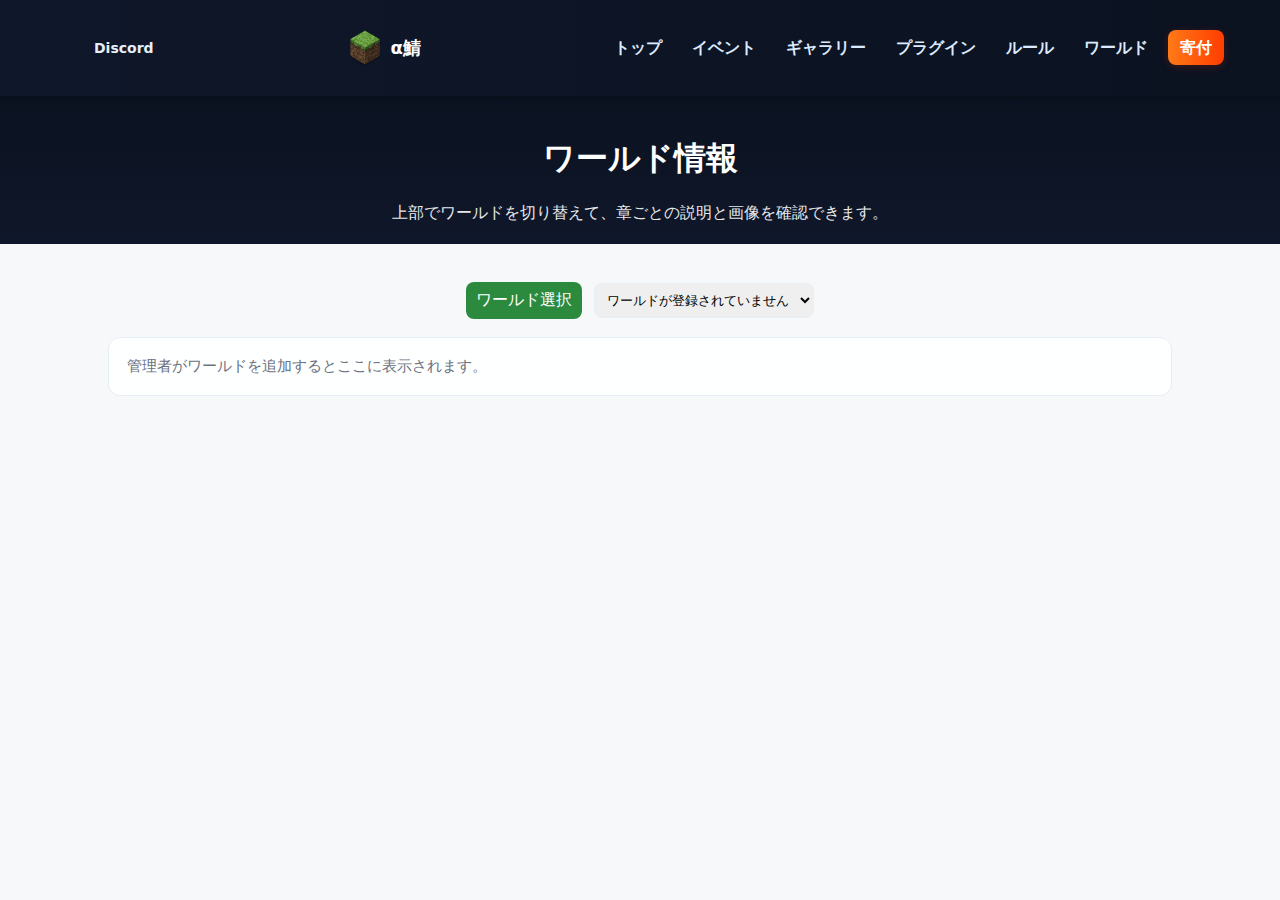
<file: worlds.html>
<!DOCTYPE html>
<html lang="ja">
<head>
      <!-- favicon -->
    <link rel="icon" type="image/png" href="img/favicon.png">
    <link rel="icon" type="image/png" sizes="32x32" href="img/favicon-32x32.png">
    <link rel="icon" type="image/png" sizes="16x16" href="img/favicon-16x16.png">
    <link rel="apple-touch-icon" sizes="180x180" href="img/apple-touch-icon.png">
    <meta name="msapplication-TileColor" content="#2b8a3e">
    <meta name="theme-color" content="#2b8a3e">
    <meta charset="utf-8" />
    <meta name="viewport" content="width=device-width,initial-scale=1" />
    <title>ワールド情報 - α鯖</title>
    <style>
    :root{--accent:#2b8a3e;--muted:#6b7280;--bg:#f6f8fa;--card:#fff;--maxw:1100px}
    *{box-sizing:border-box}
    body{margin:0;font-family:system-ui,-apple-system,"Noto Sans JP",sans-serif;background:var(--bg);color:#111}
    header{background:linear-gradient(180deg,#0b1220,#0f172a);color:#fff;padding:20px;text-align:center}
    main{max-width:var(--maxw);margin:20px auto;padding:18px}
    .selector{display:flex;gap:12px;align-items:center;justify-content:center;margin-bottom:18px}
    select{padding:8px;border-radius:8px;border:1px solid #e6eef6}
    .world-card{background:rgba(255,255,255,0.9);padding:18px;border-radius:12px;border:1px solid #e6eef6}
    .world-title{margin:0;font-size:1.4rem}
    .world-desc{color:var(--muted);margin-top:6px}
    .chapters{margin-top:16px;display:flex;flex-direction:column;gap:12px}
    .chapter{display:flex;gap:12px;align-items:flex-start;background:rgba(255,255,255,0.95);padding:12px;border-radius:10px;border:1px solid #eef2f6}
    .chapter .img{width:320px;flex:0 0 320px}
    .chapter img{width:100%;height:auto;border-radius:8px;display:block}
    .chapter .content{flex:1}
    .chapter h3{margin:0 0 6px 0}
    .note{color:var(--muted);font-size:0.95rem}
    /* background fixed container: apply to body via inline style when world selected */
    @media (max-width:900px){
      .chapter{flex-direction:column}
      .chapter .img{width:100%;flex:0 0 auto}
    }
  </style>
</head>
<body>
    <header class="site-banner" role="banner" style="width:100%;background:linear-gradient(90deg,#0f172a,#0b1220);color:#fff;position:sticky;top:0;z-index:1000;box-shadow:0 2px 6px rgba(0,0,0,0.2);">
    <a href="#main-content" class="skip-link" style="position:absolute;left:-9999px;top:auto;width:1px;height:1px;overflow:hidden;">コンテンツへスキップ</a>

    <div class="banner-inner" style="max-width:1200px;margin:0 auto;display:flex;align-items:center;justify-content:space-between;padding:10px 16px;gap:12px;box-sizing:border-box;">
        <!-- 左グループ -->
        <div class="left-group" style="display:flex;gap:8px;align-items:center;">
        <a href="https://discord.gg/m3tSJ3QCVP" target="_blank" rel="noopener noreferrer" aria-label="Discord" style="display:inline-flex;align-items:center;gap:8px;color:#e6eef8;text-decoration:none;padding:6px 10px;border-radius:6px;font-weight:600;font-size:14px;">
            <!-- 必要ならここにSVG -->
            <svg width="20" height="20" viewBox="0 0 24 24" aria-hidden="true" style="display:block;fill:currentColor;"><!-- ... --></svg>
            <span>Discord</span>
        </a>


        </div>

        <!-- 中央ブランド -->
        <div class="brand" style="display:flex;align-items:center;gap:8px;margin:auto;">
        <img src="./img/server-icon.png" alt="α鯖アイコン" class="brand-icon" style="width:36px;height:36px;">
        <span class="brand-text" style="font-size:18px;font-weight:800;color:#fff;">α鯖</span>
        </div>

        <!-- 右グループ（ナビ） -->
        <nav class="right-group" role="navigation" aria-label="サイトナビゲーション" style="display:flex;align-items:center;gap:12px;">
        <button class="hamburger" aria-expanded="false" aria-controls="nav-list" aria-label="メニュー" style="display:none;background:none;border:0;padding:6px;cursor:pointer;">
            <span style="display:block;width:20px;height:2px;background:#fff;margin:4px 0;border-radius:2px;"></span>
            <span style="display:block;width:20px;height:2px;background:#fff;margin:4px 0;border-radius:2px;"></span>
            <span style="display:block;width:20px;height:2px;background:#fff;margin:4px 0;border-radius:2px;"></span>
        </button>

        <ul id="nav-list" class="nav-list" aria-hidden="true" style="display:flex;gap:10px;list-style:none;margin:0;padding:0;align-items:center;">
            <li><a href="./index.html" class="nav-link" style="color:#dbeafe;text-decoration:none;padding:8px 10px;border-radius:6px;font-weight:600;">トップ</a></li>
            <li><a href="./events.html" class="nav-link" style="color:#dbeafe;text-decoration:none;padding:8px 10px;border-radius:6px;font-weight:600;">イベント</a></li>
            <li><a href="./gallery.html" class="nav-link" style="color:#dbeafe;text-decoration:none;padding:8px 10px;border-radius:6px;font-weight:600;">ギャラリー</a></li>
            <li><a href="./plugins.html" class="nav-link" style="color:#dbeafe;text-decoration:none;padding:8px 10px;border-radius:6px;font-weight:600;">プラグイン</a></li>
            <li><a href="./rules.html" class="nav-link" style="color:#dbeafe;text-decoration:none;padding:8px 10px;border-radius:6px;font-weight:600;">ルール</a></li>
            <li><a href="./worlds.html" class="nav-link" style="color:#dbeafe;text-decoration:none;padding:8px 10px;border-radius:6px;font-weight:600;">ワールド</a></li>
            <li><a href="./donate.html" class="nav-link donate" style="background:linear-gradient(90deg,#ff7a18,#ff3d00);color:#fff;padding:8px 12px;border-radius:8px;font-weight:700;text-decoration:none;box-shadow:0 2px 8px rgba(255,61,0,0.2);">寄付</a></li>
        </ul>
        </nav>
    </div>
    </header>
  <header>
    <h1>ワールド情報</h1>
    <p style="margin:6px 0 0;opacity:0.9">上部でワールドを切り替えて、章ごとの説明と画像を確認できます。</p>
  </header>

  <main>
    <div class="selector">
      <label for="world-select" style="color:#fff;background:var(--accent);padding:8px 10px;border-radius:8px">ワールド選択</label>
      <select id="world-select"></select>
    </div>

    <div id="world-container"></div>
  </main>

  <script>
    (function(){
      const STORAGE_KEY = 'alpha_worlds_v1';
      const selectEl = document.getElementById('world-select');
      const container = document.getElementById('world-container');

      function load(){
        try{
          const raw = localStorage.getItem(STORAGE_KEY);
          return raw ? JSON.parse(raw) : [];
        }catch(e){ return []; }
      }

      function renderSelector(worlds){
        selectEl.innerHTML = '';
        if(worlds.length === 0){
          const opt = document.createElement('option'); opt.value=''; opt.textContent='ワールドが登録されていません';
          selectEl.appendChild(opt);
          renderEmpty();
          return;
        }
        worlds.forEach((w, idx)=>{
          const opt = document.createElement('option'); opt.value = w.id; opt.textContent = w.name || ('ワールド ' + (idx+1));
          selectEl.appendChild(opt);
        });
        // restore last selected if any
        const last = localStorage.getItem('alpha_worlds_selected');
        if(last && worlds.find(w=>w.id===last)) selectEl.value = last;
        else selectEl.selectedIndex = 0;
        renderWorldById(selectEl.value, worlds);
      }

      function renderEmpty(){
        container.innerHTML = '<div class="world-card"><div class="note">管理者がワールドを追加するとここに表示されます。</div></div>';
        document.body.style.backgroundImage = '';
        document.body.style.backgroundAttachment = '';
      }

      function renderWorldById(id, worlds){
        const w = worlds.find(x=>x.id===id);
        if(!w){ renderEmpty(); return; }
        // set fixed background
        if(w.background){
          document.body.style.backgroundImage = `url('${w.background}')`;
          document.body.style.backgroundAttachment = 'fixed';
          document.body.style.backgroundSize = 'cover';
          document.body.style.backgroundPosition = 'center';
        } else {
          document.body.style.backgroundImage = '';
          document.body.style.backgroundAttachment = '';
        }

        // build content
        const html = [];
        html.push(`<div class="world-card">`);
        html.push(`<h2 class="world-title">${escapeHtml(w.name)}</h2>`);
        if(w.desc) html.push(`<div class="world-desc">${escapeHtml(w.desc)}</div>`);
        if(w.longDesc) html.push(`<div style="margin-top:8px;white-space:pre-wrap">${escapeHtml(w.longDesc)}</div>`);
        html.push(`<div class="chapters">`);
        (w.chapters || []).forEach((c, idx)=>{
          html.push(`<div class="chapter">`);
          if(c.image){
            html.push(`<div class="img"><img src="${c.image}" alt="${escapeHtml(c.title||'章')}"></div>`);
          } else {
            html.push(`<div class="img" style="display:none"></div>`);
          }
          html.push(`<div class="content"><h3>${escapeHtml(c.title || ('第'+(idx+1)+'章'))}</h3>`);
          html.push(`<div style="white-space:pre-wrap">${escapeHtml(c.content || '')}</div></div>`);
          html.push(`</div>`);
        });
        html.push(`</div></div>`);
        container.innerHTML = html.join('');
        // persist selection
        localStorage.setItem('alpha_worlds_selected', id);
      }

      function escapeHtml(s){ if(!s) return ''; return String(s).replace(/[&<>"']/g, m=>({'&':'&amp;','<':'&lt;','>':'&gt;','"':'&quot;',"'":'&#39;'}[m])); }

      // init
      const worlds = load();
      renderSelector(worlds);

      selectEl.addEventListener('change', ()=>{
        const worlds2 = load();
        renderWorldById(selectEl.value, worlds2);
      });

      // listen for storage changes (other tab edits)
      window.addEventListener('storage', (e)=>{
        if(e.key === STORAGE_KEY){
          const ws = load();
          renderSelector(ws);
        }
      });

    })();
  </script>
</body>
</html>
</file>
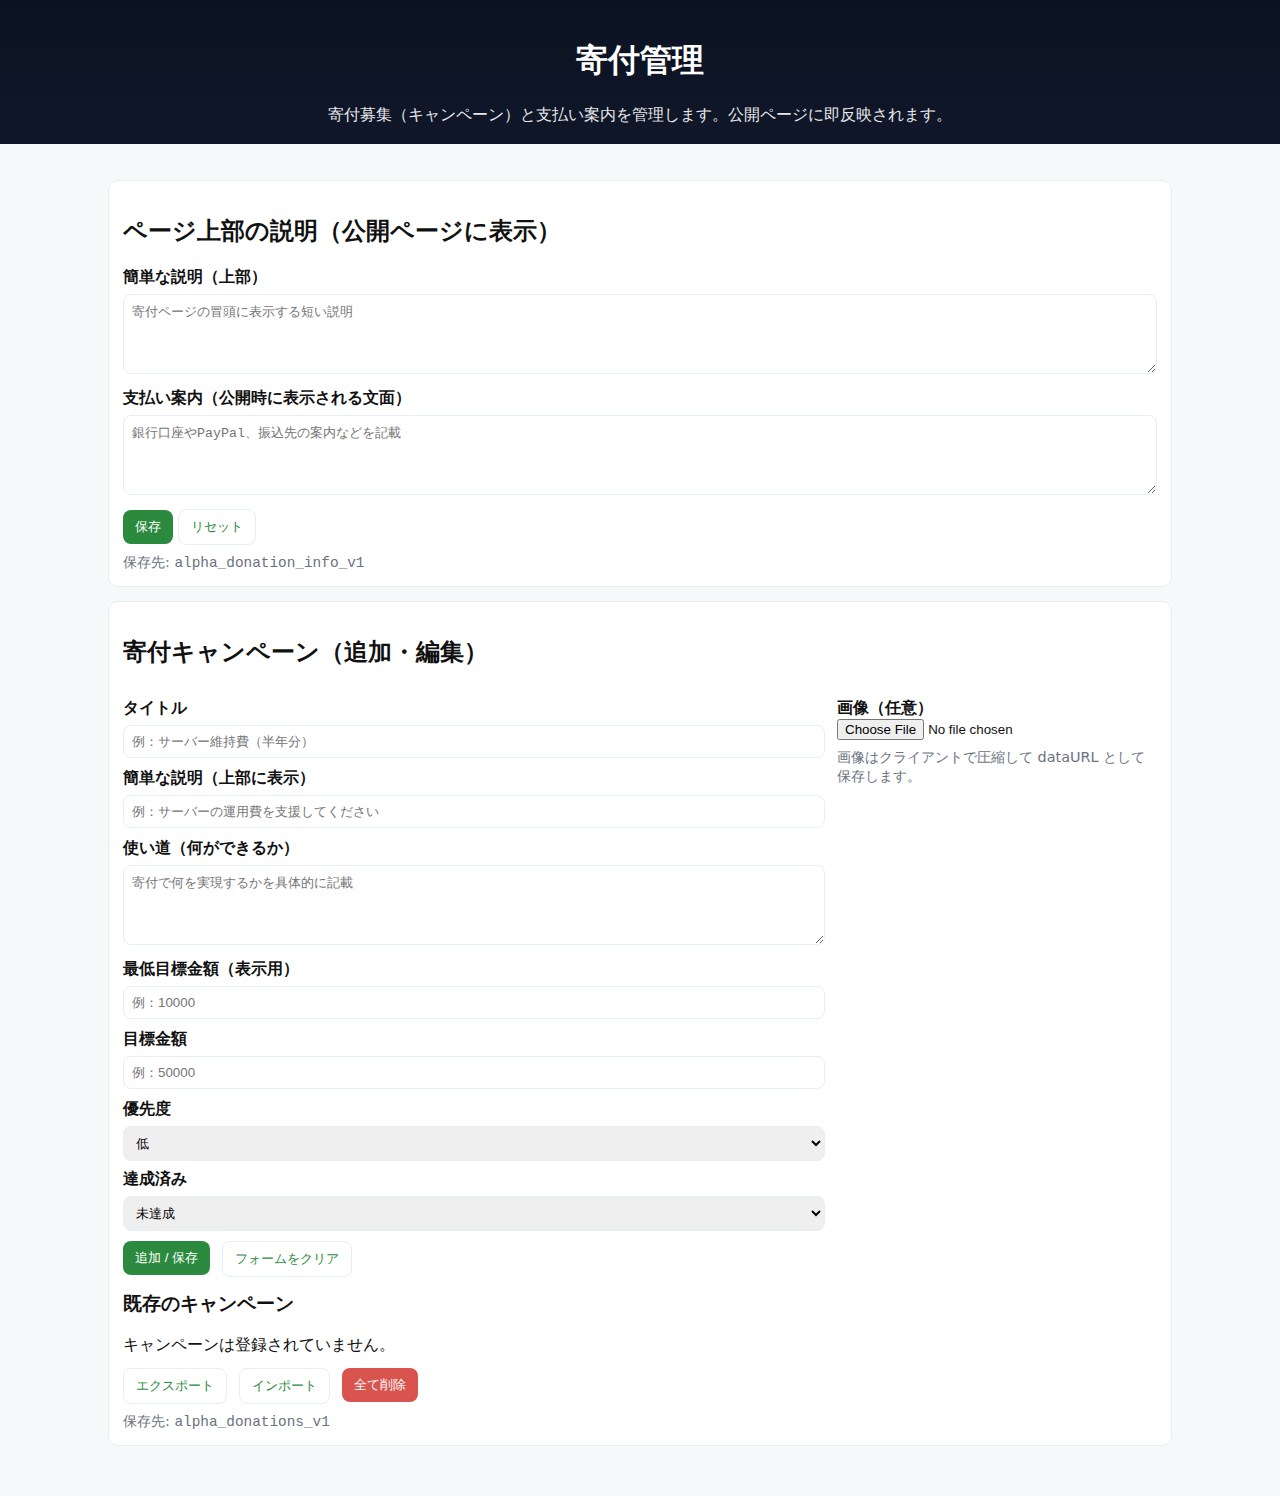
<file: admin/donate-admin.html>
<!DOCTYPE html>
<html lang="ja">
<head>
  <meta charset="utf-8" />
  <meta name="viewport" content="width=device-width,initial-scale=1" />
  <title>寄付管理 - 管理画面</title>
  <style>
    :root{--accent:#2b8a3e;--muted:#6b7280;--bg:#f6f8fa;--card:#fff;--maxw:1100px}
    *{box-sizing:border-box}
    body{margin:0;font-family:"Noto Sans JP",system-ui,-apple-system,Segoe UI,Roboto;background:var(--bg);color:#111}
    header{background:linear-gradient(180deg,#0b1220,#0f172a);color:#fff;padding:18px;text-align:center}
    main{max-width:var(--maxw);margin:18px auto;padding:18px}
    .panel{background:var(--card);padding:14px;border-radius:10px;border:1px solid #e6eef6;margin-bottom:14px}
    label{display:block;font-weight:700;margin-top:10px}
    input[type="text"], input[type="number"], textarea, select{width:100%;padding:8px;border-radius:8px;border:1px solid #e6eef6;margin-top:6px}
    textarea{min-height:80px}
    .row{display:flex;gap:12px;align-items:flex-start}
    .col{flex:1}
    .btn{padding:8px 12px;border-radius:8px;border:none;background:var(--accent);color:#fff;cursor:pointer}
    .btn.ghost{background:transparent;color:var(--accent);border:1px solid #e6eef6}
    .btn.warn{background:#d9534f}
    .campaigns{display:flex;flex-direction:column;gap:10px;margin-top:12px}
    .campaign{display:flex;gap:12px;align-items:flex-start;padding:10px;border-radius:8px;border:1px solid #eef2f6;background:#fff}
    .thumb{width:120px;height:80px;object-fit:cover;border-radius:6px;background:#f1f5f9}
    .meta{color:var(--muted);font-size:0.9rem}
    .small{font-size:0.9rem;color:var(--muted);margin-top:8px}
    @media (max-width:900px){ .row{flex-direction:column} .thumb{width:100%;height:160px} }
  </style>
</head>
<body>
  <header>
    <h1>寄付管理</h1>
    <p style="margin:6px 0 0;opacity:0.9">寄付募集（キャンペーン）と支払い案内を管理します。公開ページに即反映されます。</p>
  </header>

  <main>
    <section class="panel" aria-label="寄付ページ上部説明">
      <h2>ページ上部の説明（公開ページに表示）</h2>
      <label for="page-desc">簡単な説明（上部）</label>
      <textarea id="page-desc" placeholder="寄付ページの冒頭に表示する短い説明"></textarea>

      <label for="payment-info">支払い案内（公開時に表示される文面）</label>
      <textarea id="payment-info" placeholder="銀行口座やPayPal、振込先の案内などを記載"></textarea>

      <div style="margin-top:10px">
        <button id="save-page" class="btn">保存</button>
        <button id="reset-page" class="btn ghost">リセット</button>
      </div>
      <div class="small">保存先: <code>alpha_donation_info_v1</code></div>
    </section>

    <section class="panel" aria-label="寄付キャンペーン管理">
      <h2>寄付キャンペーン（追加・編集）</h2>

      <div style="display:flex;gap:12px;flex-wrap:wrap">
        <div style="flex:1;min-width:260px">
          <label for="camp-title">タイトル</label>
          <input id="camp-title" type="text" placeholder="例：サーバー維持費（半年分）">

          <label for="camp-short">簡単な説明（上部に表示）</label>
          <input id="camp-short" type="text" placeholder="例：サーバーの運用費を支援してください">

          <label for="camp-usage">使い道（何ができるか）</label>
          <textarea id="camp-usage" placeholder="寄付で何を実現するかを具体的に記載"></textarea>

          <label for="camp-min">最低目標金額（表示用）</label>
          <input id="camp-min" type="number" min="0" placeholder="例：10000">

          <label for="camp-goal">目標金額</label>
          <input id="camp-goal" type="number" min="0" placeholder="例：50000">

          <label for="camp-priority">優先度</label>
          <select id="camp-priority">
            <option value="low">低</option>
            <option value="medium">中</option>
            <option value="high">高</option>
          </select>

          <label for="camp-achieved" style="margin-top:8px">達成済み</label>
          <select id="camp-achieved">
            <option value="false">未達成</option>
            <option value="true">達成</option>
          </select>

          <div style="margin-top:10px" class="row">
            <button id="add-campaign" class="btn">追加 / 保存</button>
            <button id="clear-form" class="btn ghost">フォームをクリア</button>
          </div>
        </div>

        <aside style="width:320px;min-width:260px">
          <label>画像（任意）</label>
          <input id="camp-file" type="file" accept="image/*">
          <div id="camp-preview" style="margin-top:8px"></div>
          <div class="small" style="margin-top:8px">画像はクライアントで圧縮して dataURL として保存します。</div>
        </aside>
      </div>

      <h3 style="margin-top:14px">既存のキャンペーン</h3>
      <div id="campaigns" class="campaigns"></div>

      <div style="margin-top:12px" class="row">
        <button id="export-camps" class="btn ghost">エクスポート</button>
        <button id="import-camps" class="btn ghost">インポート</button>
        <input id="import-file" type="file" accept="application/json" style="display:none">
        <button id="clear-camps" class="btn warn">全て削除</button>
      </div>
      <div class="small" style="margin-top:8px">保存先: <code>alpha_donations_v1</code></div>
    </section>
  </main>

  <script>
    (function(){
      const INFO_KEY = 'alpha_donation_info_v1';
      const CAMPS_KEY = 'alpha_donations_v1';

      // page info DOM
      const pageDesc = document.getElementById('page-desc');
      const paymentInfo = document.getElementById('payment-info');
      const savePageBtn = document.getElementById('save-page');
      const resetPageBtn = document.getElementById('reset-page');

      // campaign DOM
      const titleEl = document.getElementById('camp-title');
      const shortEl = document.getElementById('camp-short');
      const usageEl = document.getElementById('camp-usage');
      const minEl = document.getElementById('camp-min');
      const goalEl = document.getElementById('camp-goal');
      const priorityEl = document.getElementById('camp-priority');
      const achievedEl = document.getElementById('camp-achieved');
      const fileEl = document.getElementById('camp-file');
      const previewEl = document.getElementById('camp-preview');
      const addBtn = document.getElementById('add-campaign');
      const clearFormBtn = document.getElementById('clear-form');
      const campaignsEl = document.getElementById('campaigns');

      const exportBtn = document.getElementById('export-camps');
      const importBtn = document.getElementById('import-camps');
      const importFile = document.getElementById('import-file');
      const clearCampsBtn = document.getElementById('clear-camps');

      let camps = [];
      let editingId = null;
      let previewData = '';

      function uid(){ return 'c-' + Date.now() + '-' + Math.floor(Math.random()*1000); }

      function loadInfo(){
        try{ const raw = localStorage.getItem(INFO_KEY); return raw ? JSON.parse(raw) : {}; }catch(e){ return {}; }
      }
      function saveInfo(obj){
        localStorage.setItem(INFO_KEY, JSON.stringify(obj));
        try{ window.dispatchEvent(new StorageEvent('storage', { key: INFO_KEY })); }catch(e){}
      }

      function loadCamps(){
        try{ const raw = localStorage.getItem(CAMPS_KEY); camps = raw ? JSON.parse(raw) : []; }catch(e){ camps = []; }
      }
      function saveCamps(){
        localStorage.setItem(CAMPS_KEY, JSON.stringify(camps));
        try{ window.dispatchEvent(new StorageEvent('storage', { key: CAMPS_KEY })); }catch(e){}
      }

      // image helper
      function imageFileToCompressedDataURL(file, maxWidth = 1200, quality = 0.8){
        return new Promise((resolve,reject)=>{
          const reader = new FileReader();
          const img = new Image();
          reader.onload = ()=> {
            img.onload = ()=>{
              try{
                const ratio = img.width / img.height || 1;
                let targetW = img.width;
                if(img.width > maxWidth) targetW = maxWidth;
                const targetH = Math.round(targetW / ratio);
                const canvas = document.createElement('canvas');
                canvas.width = targetW; canvas.height = targetH;
                const ctx = canvas.getContext('2d');
                ctx.fillStyle = '#ffffff'; ctx.fillRect(0,0,canvas.width,canvas.height);
                ctx.drawImage(img,0,0,canvas.width,canvas.height);
                const dataUrl = canvas.toDataURL('image/jpeg', quality);
                resolve(dataUrl);
              }catch(err){ reject(err); }
            };
            img.onerror = ()=> reject(new Error('画像読み込み失敗'));
            img.src = reader.result;
          };
          reader.onerror = ()=> reject(new Error('ファイル読み込み失敗'));
          reader.readAsDataURL(file);
        });
      }

      // populate page info
      function populateInfo(){
        const info = loadInfo();
        pageDesc.value = info.description || '';
        paymentInfo.value = info.payment || '';
      }

      savePageBtn.addEventListener('click', ()=>{
        const obj = { description: pageDesc.value.trim(), payment: paymentInfo.value.trim(), updatedAt: Date.now() };
        saveInfo(obj);
        alert('ページ説明を保存しました');
      });
      resetPageBtn.addEventListener('click', ()=>{
        if(!confirm('ページ説明をリセットしますか？')) return;
        saveInfo({});
        populateInfo();
      });

      // campaign image
      fileEl.addEventListener('change', async (e)=>{
        const f = e.target.files && e.target.files[0];
        if(!f) return;
        try{
          previewEl.textContent = '処理中…';
          const dataUrl = await imageFileToCompressedDataURL(f, 1200, 0.8);
          previewData = dataUrl;
          previewEl.innerHTML = `<img src="${dataUrl}" alt="thumb" class="thumb">`;
        }catch(err){ alert('画像処理に失敗しました'); console.error(err); previewEl.textContent = ''; previewData = ''; }
        finally { fileEl.value = ''; }
      });

      // add / save campaign
      addBtn.addEventListener('click', ()=>{
        const title = titleEl.value.trim();
        if(!title){ alert('タイトルを入力してください'); return; }
        const obj = {
          id: editingId || uid(),
          title,
          short: shortEl.value.trim(),
          usage: usageEl.value.trim(),
          min: Number(minEl.value) || 0,
          goal: Number(goalEl.value) || 0,
          achieved: achievedEl.value === 'true',
          priority: priorityEl.value,
          image: previewData || '',
          createdAt: Date.now()
        };
        if(editingId){
          const idx = camps.findIndex(c=>c.id===editingId);
          if(idx !== -1) camps[idx] = obj;
        } else {
          camps.push(obj);
        }
        saveCamps();
        renderCamps();
        clearForm();
        alert('保存しました');
      });

      function clearForm(){
        editingId = null;
        titleEl.value = '';
        shortEl.value = '';
        usageEl.value = '';
        minEl.value = '';
        goalEl.value = '';
        priorityEl.value = 'medium';
        achievedEl.value = 'false';
        previewData = '';
        previewEl.innerHTML = '';
      }

      function renderCamps(){
        loadCamps();
        campaignsEl.innerHTML = '';
        if(!camps || camps.length === 0){ campaignsEl.textContent = 'キャンペーンは登録されていません。'; return; }
        camps.forEach(c=>{
          const item = document.createElement('div'); item.className = 'campaign';
          const img = document.createElement('img'); img.className = 'thumb'; img.src = c.image || ''; img.alt = c.title || '';
          const body = document.createElement('div'); body.style.flex = '1';
          const h = document.createElement('div'); h.style.fontWeight='800'; h.textContent = c.title;
          const meta = document.createElement('div'); meta.className='meta'; meta.textContent = `${c.short || ''}  優先度: ${c.priority}  ${c.achieved ? '達成' : '未達成'}`;
          const p = document.createElement('div'); p.style.marginTop='8px'; p.style.whiteSpace='pre-wrap'; p.textContent = `使い道: ${c.usage || '—'}`;
          const goals = document.createElement('div'); goals.style.marginTop='8px'; goals.innerHTML = `<strong>最低目標:</strong> ${c.min} 円　<strong>目標:</strong> ${c.goal} 円`;
          const controls = document.createElement('div'); controls.style.marginTop='8px'; controls.style.display='flex'; controls.style.gap='8px';
          const edit = document.createElement('button'); edit.className='btn ghost'; edit.textContent='編集';
          const del = document.createElement('button'); del.className='btn warn'; del.textContent='削除';
          edit.addEventListener('click', ()=> loadForEdit(c.id));
          del.addEventListener('click', ()=> {
            if(!confirm('このキャンペーンを削除しますか？')) return;
            camps = camps.filter(x=>x.id !== c.id);
            saveCamps();
            renderCamps();
          });
          controls.appendChild(edit); controls.appendChild(del);

          body.appendChild(h); body.appendChild(meta); body.appendChild(p); body.appendChild(goals); body.appendChild(controls);
          item.appendChild(img); item.appendChild(body);
          campaignsEl.appendChild(item);
        });
      }

      function loadForEdit(id){
        const c = camps.find(x=>x.id===id);
        if(!c) return;
        editingId = id;
        titleEl.value = c.title || '';
        shortEl.value = c.short || '';
        usageEl.value = c.usage || '';
        minEl.value = c.min || '';
        goalEl.value = c.goal || '';
        priorityEl.value = c.priority || 'medium';
        achievedEl.value = c.achieved ? 'true' : 'false';
        previewData = c.image || '';
        previewEl.innerHTML = previewData ? `<img src="${previewData}" class="thumb">` : '';
        window.scrollTo({ top: 0, behavior: 'smooth' });
      }

      // export/import
      exportBtn.addEventListener('click', ()=>{
        const data = JSON.stringify(camps, null, 2);
        const blob = new Blob([data], { type: 'application/json' });
        const url = URL.createObjectURL(blob);
        const a = document.createElement('a'); a.href = url; a.download = 'alpha_donations_export.json';
        document.body.appendChild(a); a.click(); a.remove(); URL.revokeObjectURL(url);
      });

      importBtn.addEventListener('click', ()=> importFile.click());
      importFile.addEventListener('change', (e)=>{
        const f = e.target.files && e.target.files[0];
        if(!f) return;
        const reader = new FileReader();
        reader.onload = ()=> {
          try{
            const parsed = JSON.parse(reader.result);
            if(!Array.isArray(parsed)) throw new Error('不正な形式');
            const normalized = parsed.map(p=>({
              id: p.id || uid(),
              title: p.title || '',
              short: p.short || '',
              usage: p.usage || '',
              min: p.min || 0,
              goal: p.goal || 0,
              achieved: !!p.achieved,
              priority: p.priority || 'medium',
              image: p.image || '',
              createdAt: p.createdAt || Date.now()
            }));
            camps = camps.concat(normalized);
            saveCamps();
            renderCamps();
            alert('インポート完了');
          }catch(err){ alert('インポートに失敗しました：' + err.message); }
        };
        reader.readAsText(f);
      });

      clearCampsBtn.addEventListener('click', ()=>{
        if(!confirm('全てのキャンペーンを削除しますか？ この操作は取り消せません。')) return;
        camps = [];
        localStorage.removeItem(CAMPS_KEY);
        renderCamps();
        alert('削除しました');
      });

      // init
      populateInfo();
      loadCamps();
      renderCamps();

      // storage sync
      window.addEventListener('storage', (e)=>{
        if(e.key === CAMPS_KEY) { loadCamps(); renderCamps(); }
        if(e.key === INFO_KEY) populateInfo();
      });

    })();
  </script>
</body>
</html>
</file>
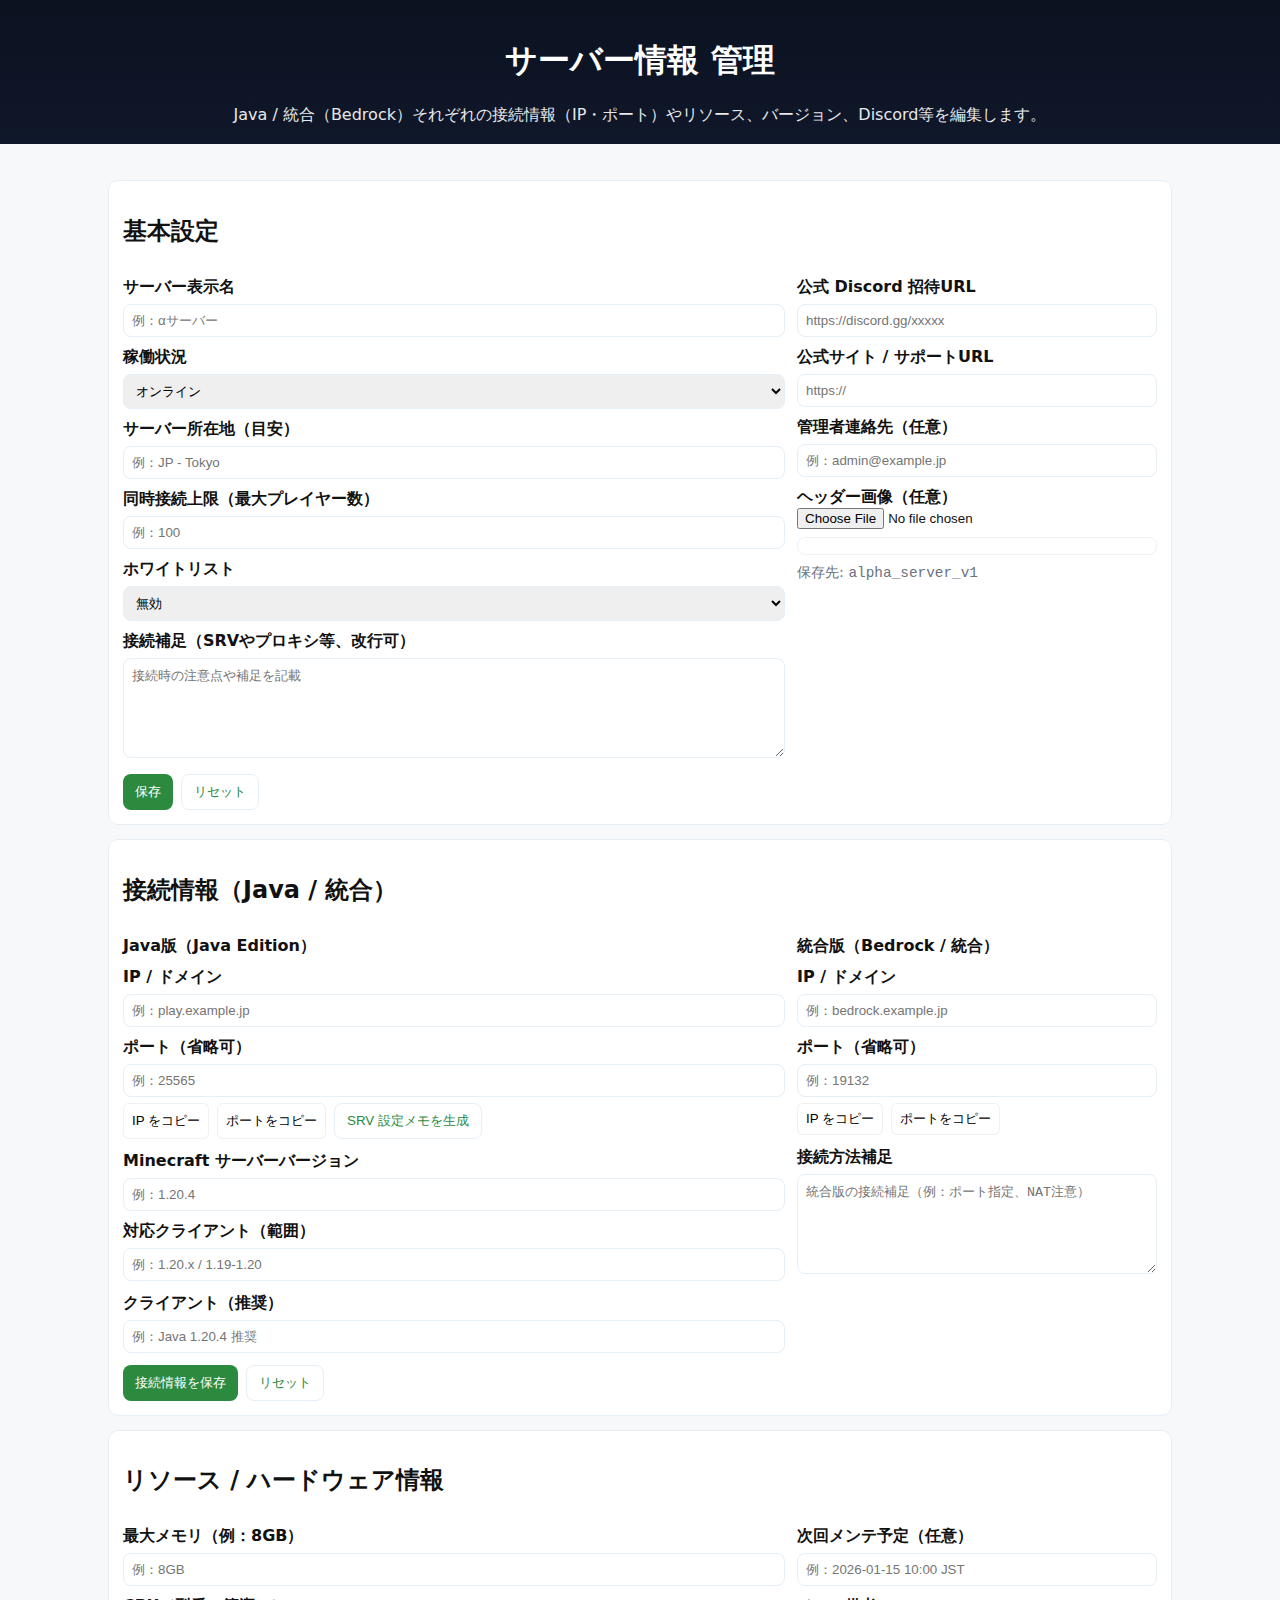
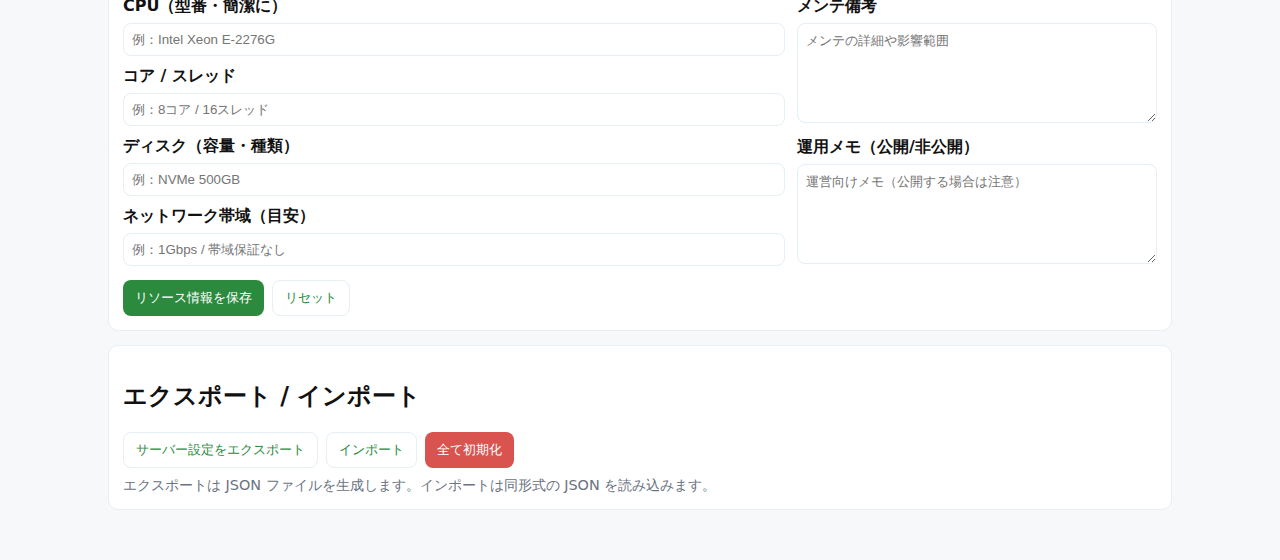
<file: admin/server-admin.html>
<!DOCTYPE html>
<html lang="ja">
<head>
  <meta charset="utf-8" />
  <meta name="viewport" content="width=device-width,initial-scale=1" />
  <title>サーバー設定管理 - α鯖</title>
  <style>
    :root{--accent:#2b8a3e;--muted:#6b7280;--bg:#f6f8fa;--card:#fff;--maxw:1100px}
    *{box-sizing:border-box}
    body{margin:0;font-family:"Noto Sans JP",system-ui,-apple-system,Segoe UI,Roboto;background:var(--bg);color:#111}
    header{background:linear-gradient(180deg,#0b1220,#0f172a);color:#fff;padding:18px;text-align:center}
    main{max-width:var(--maxw);margin:18px auto;padding:18px}
    .panel{background:var(--card);padding:14px;border-radius:10px;border:1px solid #e6eef6;margin-bottom:14px}
    label{display:block;font-weight:700;margin-top:10px}
    input[type="text"], input[type="url"], input[type="number"], textarea, select{width:100%;padding:8px;border-radius:8px;border:1px solid #e6eef6;margin-top:6px}
    textarea{min-height:100px}
    .grid{display:grid;grid-template-columns:1fr 360px;gap:12px}
    .row{display:flex;gap:8px}
    .btn{padding:8px 12px;border-radius:8px;border:none;background:var(--accent);color:#fff;cursor:pointer}
    .btn.ghost{background:transparent;color:var(--accent);border:1px solid #e6eef6}
    .btn.warn{background:#d9534f}
    .small{font-size:0.9rem;color:var(--muted);margin-top:8px}
    .copy-btn{padding:6px 8px;border-radius:6px;border:1px solid rgba(0,0,0,0.06);background:#fff;cursor:pointer}
    .status-badge{display:inline-block;padding:6px 10px;border-radius:999px;color:#fff;font-weight:700}
    .status-online{background:#16a34a}
    .status-maint{background:#f59e0b}
    .status-off{background:#ef4444}
    .meta{color:var(--muted);font-size:0.9rem}
    .note{font-size:0.9rem;color:var(--muted);margin-top:8px}
    .preview{border-radius:8px;overflow:hidden;border:1px solid #eef2f6;padding:8px;background:#fff}
    @media (max-width:980px){ .grid{grid-template-columns:1fr} }
  </style>
</head>
<body>
  <header>
    <h1>サーバー情報 管理</h1>
    <p style="margin:6px 0 0;opacity:0.9">Java / 統合（Bedrock）それぞれの接続情報（IP・ポート）やリソース、バージョン、Discord等を編集します。</p>
  </header>

  <main>
    <section class="panel">
      <h2>基本設定</h2>
      <div class="grid">
        <div>
          <label for="srv-name">サーバー表示名</label>
          <input id="srv-name" type="text" placeholder="例：αサーバー">

          <label for="srv-status">稼働状況</label>
          <select id="srv-status">
            <option value="online">オンライン</option>
            <option value="maintenance">メンテナンス中</option>
            <option value="offline">オフライン</option>
          </select>

          <label for="srv-location">サーバー所在地（目安）</label>
          <input id="srv-location" type="text" placeholder="例：JP - Tokyo">

          <label for="srv-maxplayers">同時接続上限（最大プレイヤー数）</label>
          <input id="srv-maxplayers" type="number" min="0" placeholder="例：100">

          <label for="srv-whitelist">ホワイトリスト</label>
          <select id="srv-whitelist">
            <option value="false">無効</option>
            <option value="true">有効</option>
          </select>

          <label for="srv-notes">接続補足（SRVやプロキシ等、改行可）</label>
          <textarea id="srv-notes" placeholder="接続時の注意点や補足を記載"></textarea>
        </div>

        <aside>
          <label for="srv-discord">公式 Discord 招待URL</label>
          <input id="srv-discord" type="url" placeholder="https://discord.gg/xxxxx">

          <label for="srv-website">公式サイト / サポートURL</label>
          <input id="srv-website" type="url" placeholder="https://">

          <label for="srv-contact">管理者連絡先（任意）</label>
          <input id="srv-contact" type="text" placeholder="例：admin@example.jp">

          <label for="srv-banner">ヘッダー画像（任意）</label>
          <input id="srv-banner" type="file" accept="image/*">
          <div id="srv-banner-preview" class="preview" style="margin-top:8px"></div>

          <div class="small">保存先: <code>alpha_server_v1</code></div>
        </aside>
      </div>

      <div style="margin-top:12px" class="row">
        <button id="save-basic" class="btn">保存</button>
        <button id="reset-basic" class="btn ghost">リセット</button>
      </div>
    </section>

    <section class="panel">
      <h2>接続情報（Java / 統合）</h2>
      <div class="grid">
        <div>
          <label>Java版（Java Edition）</label>
          <label for="java-ip">IP / ドメイン</label>
          <input id="java-ip" type="text" placeholder="例：play.example.jp">
          <label for="java-port">ポート（省略可）</label>
          <input id="java-port" type="text" placeholder="例：25565">
          <div style="margin-top:6px" class="row">
            <button class="copy-btn" data-copy-target="java-ip">IP をコピー</button>
            <button class="copy-btn" data-copy-target="java-port">ポートをコピー</button>
            <button id="gen-java-srv" class="btn ghost" type="button">SRV 設定メモを生成</button>
          </div>

          <label style="margin-top:12px">Minecraft サーバーバージョン</label>
          <input id="mc-version" type="text" placeholder="例：1.20.4">

          <label for="mc-compatible">対応クライアント（範囲）</label>
          <input id="mc-compatible" type="text" placeholder="例：1.20.x / 1.19-1.20">

          <label style="margin-top:12px">クライアント（推奨）</label>
          <input id="mc-client" type="text" placeholder="例：Java 1.20.4 推奨">
        </div>

        <aside>
          <label>統合版（Bedrock / 統合）</label>
          <label for="bedrock-ip">IP / ドメイン</label>
          <input id="bedrock-ip" type="text" placeholder="例：bedrock.example.jp">
          <label for="bedrock-port">ポート（省略可）</label>
          <input id="bedrock-port" type="text" placeholder="例：19132">
          <div style="margin-top:6px" class="row">
            <button class="copy-btn" data-copy-target="bedrock-ip">IP をコピー</button>
            <button class="copy-btn" data-copy-target="bedrock-port">ポートをコピー</button>
          </div>

          <label style="margin-top:12px">接続方法補足</label>
          <textarea id="bedrock-notes" placeholder="統合版の接続補足（例：ポート指定、NAT注意）"></textarea>
        </aside>
      </div>

      <div style="margin-top:12px" class="row">
        <button id="save-connect" class="btn">接続情報を保存</button>
        <button id="reset-connect" class="btn ghost">リセット</button>
      </div>
    </section>

    <section class="panel">
      <h2>リソース / ハードウェア情報</h2>
      <div class="grid">
        <div>
          <label for="srv-maxmem">最大メモリ（例：8GB）</label>
          <input id="srv-maxmem" type="text" placeholder="例：8GB">

          <label for="srv-cpu">CPU（型番・簡潔に）</label>
          <input id="srv-cpu" type="text" placeholder="例：Intel Xeon E-2276G">

          <label for="srv-cores">コア / スレッド</label>
          <input id="srv-cores" type="text" placeholder="例：8コア / 16スレッド">

          <label for="srv-storage">ディスク（容量・種類）</label>
          <input id="srv-storage" type="text" placeholder="例：NVMe 500GB">

          <label for="srv-network">ネットワーク帯域（目安）</label>
          <input id="srv-network" type="text" placeholder="例：1Gbps / 帯域保証なし">
        </div>

        <aside>
          <label for="srv-maint-next">次回メンテ予定（任意）</label>
          <input id="srv-maint-next" type="text" placeholder="例：2026-01-15 10:00 JST">

          <label for="srv-maint-note">メンテ備考</label>
          <textarea id="srv-maint-note" placeholder="メンテの詳細や影響範囲"></textarea>

          <label for="srv-status-note">運用メモ（公開/非公開）</label>
          <textarea id="srv-status-note" placeholder="運営向けメモ（公開する場合は注意）"></textarea>
        </aside>
      </div>

      <div style="margin-top:12px" class="row">
        <button id="save-resource" class="btn">リソース情報を保存</button>
        <button id="reset-resource" class="btn ghost">リセット</button>
      </div>
    </section>

    <section class="panel">
      <h2>エクスポート / インポート</h2>
      <div class="row">
        <button id="export-server" class="btn ghost">サーバー設定をエクスポート</button>
        <button id="import-server-btn" class="btn ghost">インポート</button>
        <input id="import-server-file" type="file" accept="application/json" style="display:none">
        <button id="clear-server" class="btn warn">全て初期化</button>
      </div>
      <div class="note">エクスポートは JSON ファイルを生成します。インポートは同形式の JSON を読み込みます。</div>
    </section>
  </main>

  <script>
    (function(){
      const KEY = 'alpha_server_v1';

      // DOM refs
      const fields = {
        name: document.getElementById('srv-name'),
        status: document.getElementById('srv-status'),
        location: document.getElementById('srv-location'),
        maxplayers: document.getElementById('srv-maxplayers'),
        whitelist: document.getElementById('srv-whitelist'),
        notes: document.getElementById('srv-notes'),
        discord: document.getElementById('srv-discord'),
        website: document.getElementById('srv-website'),
        contact: document.getElementById('srv-contact'),
        bannerFile: document.getElementById('srv-banner'),
        bannerPreview: document.getElementById('srv-banner-preview'),

        javaIp: document.getElementById('java-ip'),
        javaPort: document.getElementById('java-port'),
        mcVersion: document.getElementById('mc-version'),
        mcCompatible: document.getElementById('mc-compatible'),
        mcClient: document.getElementById('mc-client'),

        bedrockIp: document.getElementById('bedrock-ip'),
        bedrockPort: document.getElementById('bedrock-port'),
        bedrockNotes: document.getElementById('bedrock-notes'),

        maxmem: document.getElementById('srv-maxmem'),
        cpu: document.getElementById('srv-cpu'),
        cores: document.getElementById('srv-cores'),
        storage: document.getElementById('srv-storage'),
        network: document.getElementById('srv-network'),
        maintNext: document.getElementById('srv-maint-next'),
        maintNote: document.getElementById('srv-maint-note'),
        statusNote: document.getElementById('srv-status-note')
      };

      const saveBasicBtn = document.getElementById('save-basic');
      const resetBasicBtn = document.getElementById('reset-basic');
      const saveConnectBtn = document.getElementById('save-connect');
      const resetConnectBtn = document.getElementById('reset-connect');
      const saveResourceBtn = document.getElementById('save-resource');
      const resetResourceBtn = document.getElementById('reset-resource');

      const exportBtn = document.getElementById('export-server');
      const importBtn = document.getElementById('import-server-btn');
      const importFile = document.getElementById('import-server-file');
      const clearAllBtn = document.getElementById('clear-server');

      // copy buttons
      document.querySelectorAll('.copy-btn').forEach(b=>{
        b.addEventListener('click', ()=>{
          const target = b.getAttribute('data-copy-target');
          const el = document.getElementById(target);
          if(!el) return;
          navigator.clipboard?.writeText(el.value || '').then(()=> {
            const orig = b.textContent;
            b.textContent = 'コピーしました';
            setTimeout(()=> b.textContent = orig, 1200);
          }).catch(()=> alert('コピーに失敗しました'));
        });
      });

      // SRV helper
      document.getElementById('gen-java-srv').addEventListener('click', ()=>{
        const ip = fields.javaIp.value.trim();
        const port = fields.javaPort.value.trim() || '25565';
        if(!ip){ alert('Java IP を入力してください'); return; }
        const msg = `SRV レコード例:\n_service._tcp.example.com -> target: ${ip}, port: ${port}\n（DNS 管理者に依頼してください）`;
        alert(msg);
      });

      // banner upload
      fields.bannerFile.addEventListener('change', async (e)=>{
        const f = e.target.files && e.target.files[0];
        if(!f) return;
        try{
          fields.bannerPreview.textContent = '処理中…';
          const dataUrl = await imageFileToCompressedDataURL(f, 1600, 0.8);
          fields.bannerPreview.innerHTML = `<img src="${dataUrl}" alt="banner" style="width:100%;border-radius:8px">`;
          fields._bannerData = dataUrl;
        }catch(err){
          console.error(err);
          alert('画像処理に失敗しました');
          fields.bannerPreview.textContent = '';
          fields._bannerData = '';
        } finally {
          fields.bannerFile.value = '';
        }
      });

      // image helper
      function imageFileToCompressedDataURL(file, maxWidth = 1400, quality = 0.8){
        return new Promise((resolve,reject)=>{
          const reader = new FileReader();
          const img = new Image();
          reader.onload = ()=> {
            img.onload = ()=>{
              try{
                const ratio = img.width / img.height || 1;
                let targetW = img.width;
                if(img.width > maxWidth) targetW = maxWidth;
                const targetH = Math.round(targetW / ratio);
                const canvas = document.createElement('canvas');
                canvas.width = targetW; canvas.height = targetH;
                const ctx = canvas.getContext('2d');
                ctx.fillStyle = '#ffffff'; ctx.fillRect(0,0,canvas.width,canvas.height);
                ctx.drawImage(img,0,0,canvas.width,canvas.height);
                const dataUrl = canvas.toDataURL('image/jpeg', quality);
                resolve(dataUrl);
              }catch(err){ reject(err); }
            };
            img.onerror = ()=> reject(new Error('画像読み込み失敗'));
            img.src = reader.result;
          };
          reader.onerror = ()=> reject(new Error('ファイル読み込み失敗'));
          reader.readAsDataURL(file);
        });
      }

      // load/save
      function load(){
        try{
          const raw = localStorage.getItem(KEY);
          return raw ? JSON.parse(raw) : {};
        }catch(e){ return {}; }
      }
      function save(obj){
        localStorage.setItem(KEY, JSON.stringify(obj));
        try{ window.dispatchEvent(new StorageEvent('storage', { key: KEY })); }catch(e){}
      }

      function populate(){
        const s = load();
        fields.name.value = s.name || '';
        fields.status.value = s.status || 'online';
        fields.location.value = s.location || '';
        fields.maxplayers.value = s.maxPlayers || '';
        fields.whitelist.value = s.whitelist ? 'true' : 'false';
        fields.notes.value = s.notes || '';
        fields.discord.value = s.discord || '';
        fields.website.value = s.website || '';
        fields.contact.value = s.contact || '';
        if(s.banner) fields.bannerPreview.innerHTML = `<img src="${s.banner}" alt="banner" style="width:100%;border-radius:8px">`;
        fields._bannerData = s.banner || '';

        fields.javaIp.value = (s.java && s.java.ip) || '';
        fields.javaPort.value = (s.java && s.java.port) || '';
        fields.mcVersion.value = s.minecraftVersion || '';
        fields.mcCompatible.value = s.compatibleClients || '';
        fields.mcClient.value = s.client || '';

        fields.bedrockIp.value = (s.bedrock && s.bedrock.ip) || '';
        fields.bedrockPort.value = (s.bedrock && s.bedrock.port) || '';
        fields.bedrockNotes.value = (s.bedrock && s.bedrock.notes) || '';

        fields.maxmem.value = s.maxMemory || '';
        fields.cpu.value = s.cpu || '';
        fields.cores.value = s.cores || '';
        fields.storage.value = s.storage || '';
        fields.network.value = s.network || '';
        fields.maintNext.value = (s.maintenance && s.maintenance.next) || '';
        fields.maintNote.value = (s.maintenance && s.maintenance.note) || '';
        fields.statusNote.value = s.statusNote || '';
      }

      // save handlers
      saveBasicBtn.addEventListener('click', ()=>{
        const s = load();
        s.name = fields.name.value.trim();
        s.status = fields.status.value;
        s.location = fields.location.value.trim();
        s.maxPlayers = fields.maxplayers.value ? Number(fields.maxplayers.value) : '';
        s.whitelist = fields.whitelist.value === 'true';
        s.notes = fields.notes.value.trim();
        s.discord = fields.discord.value.trim();
        s.website = fields.website.value.trim();
        s.contact = fields.contact.value.trim();
        s.banner = fields._bannerData || s.banner || '';
        s.updatedAt = Date.now();
        save(s);
        populate();
        alert('基本設定を保存しました');
      });

      saveConnectBtn.addEventListener('click', ()=>{
        const s = load();
        s.java = s.java || {};
        s.java.ip = fields.javaIp.value.trim();
        s.java.port = fields.javaPort.value.trim();
        s.minecraftVersion = fields.mcVersion.value.trim();
        s.compatibleClients = fields.mcCompatible.value.trim();
        s.client = fields.mcClient.value.trim();
        s.bedrock = s.bedrock || {};
        s.bedrock.ip = fields.bedrockIp.value.trim();
        s.bedrock.port = fields.bedrockPort.value.trim();
        s.bedrock.notes = fields.bedrockNotes.value.trim();
        s.updatedAt = Date.now();
        save(s);
        populate();
        alert('接続情報を保存しました');
      });

      saveResourceBtn.addEventListener('click', ()=>{
        const s = load();
        s.maxMemory = fields.maxmem.value.trim();
        s.cpu = fields.cpu.value.trim();
        s.cores = fields.cores.value.trim();
        s.storage = fields.storage.value.trim();
        s.network = fields.network.value.trim();
        s.maintenance = s.maintenance || {};
        s.maintenance.next = fields.maintNext.value.trim();
        s.maintenance.note = fields.maintNote.value.trim();
        s.statusNote = fields.statusNote.value.trim();
        s.updatedAt = Date.now();
        save(s);
        populate();
        alert('リソース情報を保存しました');
      });

      // reset handlers
      resetBasicBtn.addEventListener('click', ()=> { if(confirm('基本設定をリセットしますか？')){ const s = load(); s.name=''; s.status='online'; s.location=''; s.maxPlayers=''; s.whitelist=false; s.notes=''; s.discord=''; s.website=''; s.contact=''; s.banner=''; save(s); populate(); }});
      resetConnectBtn.addEventListener('click', ()=> { if(confirm('接続情報をリセットしますか？')){ const s = load(); s.java={}; s.bedrock={}; s.minecraftVersion=''; s.compatibleClients=''; s.client=''; save(s); populate(); }});
      resetResourceBtn.addEventListener('click', ()=> { if(confirm('リソース情報をリセットしますか？')){ const s = load(); s.maxMemory=''; s.cpu=''; s.cores=''; s.storage=''; s.network=''; s.maintenance={}; s.statusNote=''; save(s); populate(); }});

      // export/import
      exportBtn.addEventListener('click', ()=>{
        const data = JSON.stringify(load(), null, 2);
        const blob = new Blob([data], { type: 'application/json' });
        const url = URL.createObjectURL(blob);
        const a = document.createElement('a'); a.href = url; a.download = 'alpha_server_export.json';
        document.body.appendChild(a); a.click(); a.remove(); URL.revokeObjectURL(url);
      });

      importBtn.addEventListener('click', ()=> importFile.click());
      importFile.addEventListener('change', (e)=>{
        const f = e.target.files && e.target.files[0];
        if(!f) return;
        const reader = new FileReader();
        reader.onload = ()=> {
          try{
            const parsed = JSON.parse(reader.result);
            if(typeof parsed !== 'object') throw new Error('不正な形式');
            save(parsed);
            populate();
            alert('インポート完了');
          }catch(err){ alert('インポートに失敗しました：' + err.message); }
        };
        reader.readAsText(f);
      });

      clearAllBtn.addEventListener('click', ()=>{
        if(!confirm('全てのサーバー設定を初期化しますか？ この操作は取り消せません。')) return;
        localStorage.removeItem(KEY);
        populate();
        alert('初期化しました');
      });

      // init
      populate();

      // storage sync
      window.addEventListener('storage', (e)=>{
        if(e.key === KEY) populate();
      });

    })();
  </script>
</body>
</html>
</file>
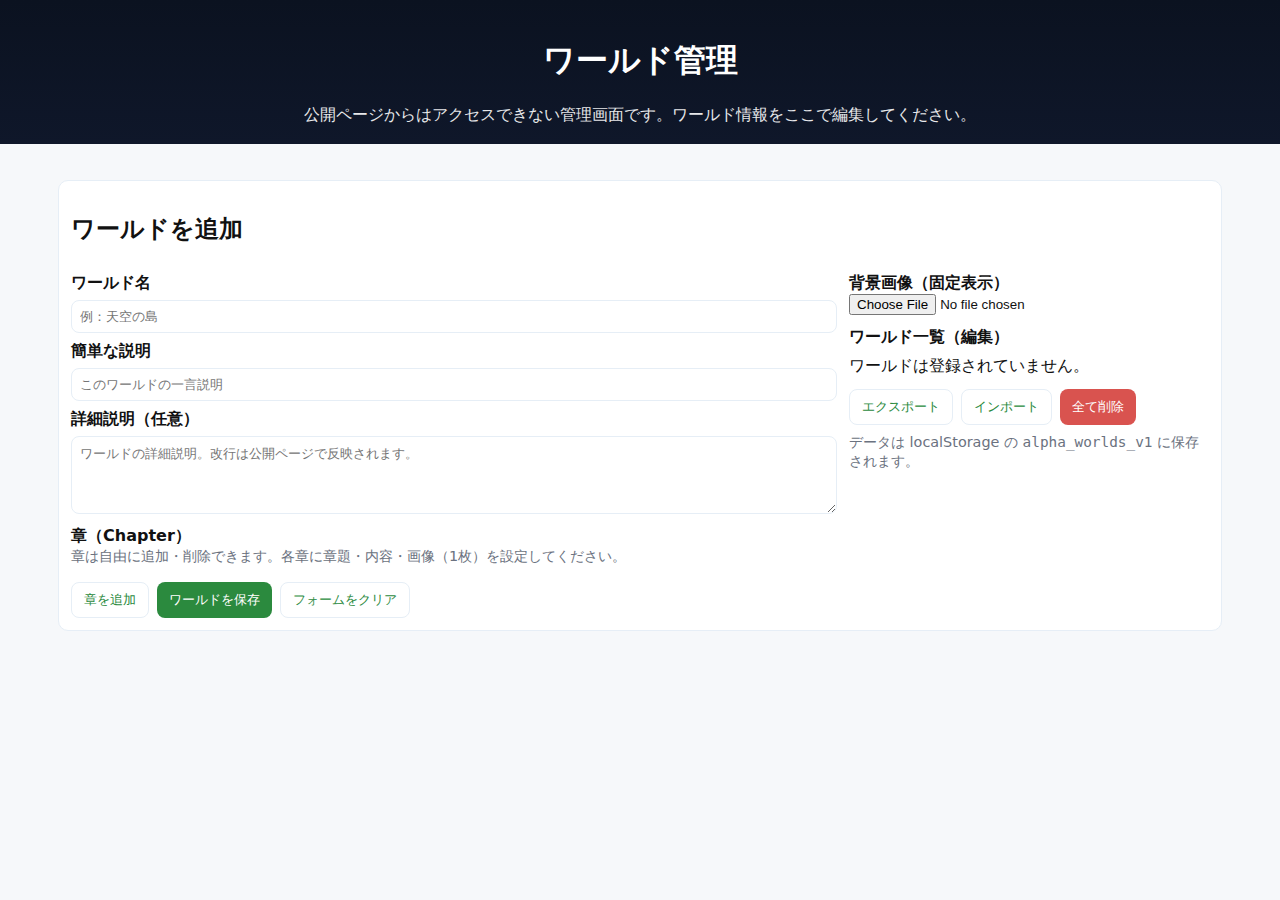
<file: admin/worlds-admin.html>
<!DOCTYPE html>
<html lang="ja">
<head>
  <meta charset="utf-8" />
  <meta name="viewport" content="width=device-width,initial-scale=1" />
  <title>ワールド管理 - α鯖</title>
  <style>
    :root{--accent:#2b8a3e;--muted:#6b7280;--bg:#f6f8fa;--card:#fff;--maxw:1200px}
    *{box-sizing:border-box}
    body{margin:0;font-family:system-ui,-apple-system,"Noto Sans JP",sans-serif;background:var(--bg);color:#111}
    header{background:linear-gradient(180deg,#0b1220,#0f172a);color:#fff;padding:18px;text-align:center}
    main{max-width:var(--maxw);margin:18px auto;padding:18px}
    .panel{background:var(--card);padding:12px;border-radius:10px;border:1px solid #e6eef6;margin-bottom:12px}
    label{display:block;font-weight:700;margin-top:8px}
    input[type="text"], textarea, select{width:100%;padding:8px;border-radius:8px;border:1px solid #e6eef6;margin-top:6px}
    .row{display:flex;gap:12px;align-items:flex-start}
    .col{flex:1}
    .side{width:360px}
    .btn{padding:8px 12px;border-radius:8px;border:none;background:var(--accent);color:#fff;cursor:pointer}
    .btn.ghost{background:transparent;color:var(--accent);border:1px solid #e6eef6}
    .btn.warn{background:#d9534f}
    .small{font-size:0.9rem;color:var(--muted);margin-top:8px}
    .world-list{display:flex;flex-direction:column;gap:8px;margin-top:8px}
    .world-item{display:flex;justify-content:space-between;align-items:center;padding:8px;border-radius:8px;border:1px solid #eef2f6;background:#fff}
    .chapters{margin-top:8px;display:flex;flex-direction:column;gap:8px}
    .chapter{border:1px solid #eef2f6;padding:8px;border-radius:8px;background:#fafafa;display:flex;gap:8px}
    .chapter .left{flex:1}
    .thumb{width:120px;height:80px;object-fit:cover;border-radius:6px;background:#f1f5f9}
    .thumb-small{width:72px;height:56px;object-fit:cover;border-radius:6px;background:#f1f5f9}
    .controls{display:flex;gap:8px;flex-wrap:wrap;margin-top:8px}
    .note{font-size:0.9rem;color:var(--muted)}
    .badge{font-weight:700;color:#fff;background:#111;padding:4px 8px;border-radius:999px}
    .drag-hint{font-size:0.85rem;color:var(--muted)}
    @media (max-width:980px){ .row{flex-direction:column} .side{width:100%} }
  </style>
</head>
<body>
  <header>
    <h1>ワールド管理</h1>
    <p style="margin:6px 0 0;opacity:0.9">公開ページからはアクセスできない管理画面です。ワールド情報をここで編集してください。</p>
  </header>

  <main>
    <section class="panel">
      <h2>ワールドを追加</h2>
      <div class="row">
        <div class="col">
          <label for="w-name">ワールド名</label>
          <input id="w-name" type="text" placeholder="例：天空の島">

          <label for="w-desc">簡単な説明</label>
          <input id="w-desc" type="text" placeholder="このワールドの一言説明">

          <label for="w-long-desc">詳細説明（任意）</label>
          <textarea id="w-long-desc" rows="4" placeholder="ワールドの詳細説明。改行は公開ページで反映されます。"></textarea>

          <label>章（Chapter）</label>
          <div class="note">章は自由に追加・削除できます。各章に章題・内容・画像（1枚）を設定してください。</div>
          <div id="chapters" class="chapters"></div>

          <div class="controls">
            <button id="add-chapter" class="btn ghost" type="button">章を追加</button>
            <button id="save-world" class="btn" type="button">ワールドを保存</button>
            <button id="clear-form" class="btn ghost" type="button">フォームをクリア</button>
          </div>
        </div>

        <aside class="side">
          <label>背景画像（固定表示）</label>
          <input id="bg-file" type="file" accept="image/*">
          <div id="bg-preview" style="margin-top:8px"></div>

          <label style="margin-top:12px">ワールド一覧（編集）</label>
          <div id="world-list" class="world-list"></div>

          <div style="margin-top:12px" class="controls">
            <button id="export-btn" class="btn ghost" type="button">エクスポート</button>
            <button id="import-btn" class="btn ghost" type="button">インポート</button>
            <input id="import-file" type="file" accept="application/json" style="display:none">
            <button id="clear-all" class="btn warn" type="button">全て削除</button>
          </div>

          <div class="small" style="margin-top:8px">データは localStorage の <code>alpha_worlds_v1</code> に保存されます。</div>
        </aside>
      </div>
    </section>
  </main>

  <script>
    (function(){
      const STORAGE_KEY = 'alpha_worlds_v1';
      const nameInput = document.getElementById('w-name');
      const descInput = document.getElementById('w-desc');
      const longDescInput = document.getElementById('w-long-desc');
      const chaptersEl = document.getElementById('chapters');
      const addChapterBtn = document.getElementById('add-chapter');
      const saveWorldBtn = document.getElementById('save-world');
      const clearFormBtn = document.getElementById('clear-form');
      const bgFileInput = document.getElementById('bg-file');
      const bgPreview = document.getElementById('bg-preview');
      const worldListEl = document.getElementById('world-list');
      const exportBtn = document.getElementById('export-btn');
      const importBtn = document.getElementById('import-btn');
      const importFile = document.getElementById('import-file');
      const clearAllBtn = document.getElementById('clear-all');

      let worlds = [];
      let editingId = null;
      let bgDataUrl = '';

      function uid(){ return 'w-' + Date.now() + '-' + Math.floor(Math.random()*1000); }

      function load(){
        try{
          const raw = localStorage.getItem(STORAGE_KEY);
          worlds = raw ? JSON.parse(raw) : [];
        }catch(e){ worlds = []; }
      }
      function save(){
        localStorage.setItem(STORAGE_KEY, JSON.stringify(worlds));
        try{ window.dispatchEvent(new StorageEvent('storage', { key: STORAGE_KEY })); }catch(e){}
      }

      // image compression helper
      function imageFileToCompressedDataURL(file, maxWidth = 1400, quality = 0.8){
        return new Promise((resolve,reject)=>{
          const reader = new FileReader();
          const img = new Image();
          reader.onload = ()=> {
            img.onload = ()=>{
              try{
                const ratio = img.width / img.height || 1;
                let targetW = img.width;
                let targetH = img.height;
                if(img.width > maxWidth){ targetW = maxWidth; targetH = Math.round(maxWidth / ratio); }
                const canvas = document.createElement('canvas');
                canvas.width = targetW; canvas.height = targetH;
                const ctx = canvas.getContext('2d');
                ctx.fillStyle = '#ffffff'; ctx.fillRect(0,0,canvas.width,canvas.height);
                ctx.drawImage(img,0,0,canvas.width,canvas.height);
                const dataUrl = canvas.toDataURL('image/jpeg', quality);
                resolve(dataUrl);
              }catch(err){ reject(err); }
            };
            img.onerror = ()=> reject(new Error('画像読み込み失敗'));
            img.src = reader.result;
          };
          reader.onerror = ()=> reject(new Error('ファイル読み込み失敗'));
          reader.readAsDataURL(file);
        });
      }

      // chapter UI
      function createChapterRow(ch = { id: 'c-'+Date.now(), title:'', content:'', image:'' }){
        const wrapper = document.createElement('div');
        wrapper.className = 'chapter';
        wrapper.dataset.id = ch.id;

        const left = document.createElement('div'); left.className = 'left';
        const titleLabel = document.createElement('label'); titleLabel.textContent = '章題';
        const titleInput = document.createElement('input'); titleInput.type='text'; titleInput.value = ch.title || '';
        const contentLabel = document.createElement('label'); contentLabel.textContent = '内容';
        const contentArea = document.createElement('textarea'); contentArea.rows = 4; contentArea.value = ch.content || '';
        left.appendChild(titleLabel); left.appendChild(titleInput); left.appendChild(contentLabel); left.appendChild(contentArea);

        const right = document.createElement('div'); right.style.width='160px'; right.style.display='flex'; right.style.flexDirection='column'; right.style.gap='8px';
        const img = document.createElement('img'); img.className='thumb-small'; img.src = ch.image || ''; img.alt = '章画像';
        const file = document.createElement('input'); file.type='file'; file.accept='image/*';
        const btns = document.createElement('div'); btns.style.display='flex'; btns.style.gap='6px';
        const upBtn = document.createElement('button'); upBtn.className='btn ghost'; upBtn.type='button'; upBtn.textContent='↑';
        const downBtn = document.createElement('button'); downBtn.className='btn ghost'; downBtn.type='button'; downBtn.textContent='↓';
        const delBtn = document.createElement('button'); delBtn.className='btn ghost'; delBtn.type='button'; delBtn.textContent='削除';

        // file change
        file.addEventListener('change', async (e)=>{
          const f = e.target.files && e.target.files[0];
          if(!f) return;
          try{
            img.src = '処理中…';
            const dataUrl = await imageFileToCompressedDataURL(f, 1200, 0.75);
            img.src = dataUrl;
            wrapper.dataset.image = dataUrl;
          }catch(err){ alert('画像処理に失敗しました'); console.error(err); }
        });

        upBtn.addEventListener('click', ()=>{
          const p = wrapper.parentElement;
          if(p && wrapper.previousElementSibling) p.insertBefore(wrapper, wrapper.previousElementSibling);
        });
        downBtn.addEventListener('click', ()=>{
          const p = wrapper.parentElement;
          if(p && wrapper.nextElementSibling) p.insertBefore(wrapper.nextElementSibling, wrapper);
        });
        delBtn.addEventListener('click', ()=>{
          if(!confirm('この章を削除しますか？')) return;
          wrapper.remove();
        });

        btns.appendChild(upBtn); btns.appendChild(downBtn); btns.appendChild(delBtn);
        right.appendChild(img); right.appendChild(file); right.appendChild(btns);

        wrapper.appendChild(left); wrapper.appendChild(right);

        // store getters
        wrapper.getData = ()=>({
          id: wrapper.dataset.id,
          title: titleInput.value.trim(),
          content: contentArea.value.trim(),
          image: wrapper.dataset.image || img.src || ''
        });

        return wrapper;
      }

      addChapterBtn.addEventListener('click', ()=>{
        const row = createChapterRow({});
        chaptersEl.appendChild(row);
      });

      // background file
      bgFileInput.addEventListener('change', async (e)=>{
        const f = e.target.files && e.target.files[0];
        if(!f) return;
        try{
          bgPreview.textContent = '処理中…';
          const dataUrl = await imageFileToCompressedDataURL(f, 1600, 0.75);
          bgDataUrl = dataUrl;
          bgPreview.innerHTML = `<img src="${dataUrl}" alt="bg" style="width:100%;border-radius:8px">`;
        }catch(err){ alert('背景画像の処理に失敗しました'); console.error(err); bgPreview.textContent=''; }
      });

      // save world
      saveWorldBtn.addEventListener('click', ()=>{
        const name = nameInput.value.trim();
        if(!name){ alert('ワールド名を入力してください'); return; }
        const chaptersNodes = Array.from(chaptersEl.children);
        const chapters = chaptersNodes.map(n=> n.getData ? n.getData() : { id: 'c-'+Date.now(), title:'', content:'', image:'' }).filter(c=>c.title || c.content || c.image);
        const obj = {
          id: editingId || uid(),
          name,
          desc: descInput.value.trim(),
          longDesc: longDescInput.value.trim(),
          background: bgDataUrl || '',
          chapters
        };
        if(editingId){
          const idx = worlds.findIndex(w=>w.id===editingId);
          if(idx !== -1) worlds[idx] = obj;
        } else {
          worlds.push(obj);
        }
        save();
        renderWorldList();
        clearForm();
        alert('保存しました');
      });

      function clearForm(){
        editingId = null;
        nameInput.value = '';
        descInput.value = '';
        longDescInput.value = '';
        chaptersEl.innerHTML = '';
        bgDataUrl = '';
        bgPreview.innerHTML = '';
      }

      // render world list
      function renderWorldList(){
        worldListEl.innerHTML = '';
        if(worlds.length === 0){ worldListEl.textContent = 'ワールドは登録されていません。'; return; }
        worlds.forEach(w=>{
          const item = document.createElement('div'); item.className='world-item';
          const left = document.createElement('div'); left.style.display='flex'; left.style.gap='8px'; left.style.alignItems='center';
          const thumb = document.createElement('img'); thumb.className='thumb'; thumb.src = w.background || (w.chapters && w.chapters[0] && w.chapters[0].image) || '';
          const info = document.createElement('div'); info.innerHTML = `<div style="font-weight:700">${escapeHtml(w.name)}</div><div class="note">${escapeHtml(w.desc||'')}</div>`;
          left.appendChild(thumb); left.appendChild(info);
          const actions = document.createElement('div');
          const edit = document.createElement('button'); edit.className='btn ghost'; edit.textContent='編集';
          const del = document.createElement('button'); del.className='btn warn'; del.textContent='削除';
          edit.addEventListener('click', ()=> loadForEdit(w.id));
          del.addEventListener('click', ()=> {
            if(!confirm('このワールドを削除しますか？')) return;
            worlds = worlds.filter(x=>x.id !== w.id);
            save();
            renderWorldList();
          });
          actions.appendChild(edit); actions.appendChild(del);
          item.appendChild(left); item.appendChild(actions);
          worldListEl.appendChild(item);
        });
      }

      function loadForEdit(id){
        const w = worlds.find(x=>x.id===id);
        if(!w) return;
        editingId = id;
        nameInput.value = w.name || '';
        descInput.value = w.desc || '';
        longDescInput.value = w.longDesc || '';
        bgDataUrl = w.background || '';
        bgPreview.innerHTML = bgDataUrl ? `<img src="${bgDataUrl}" alt="bg" style="width:100%;border-radius:8px">` : '';
        chaptersEl.innerHTML = '';
        (w.chapters || []).forEach(c=>{
          const row = createChapterRow(c);
          // ensure dataset image set
          if(c.image) row.dataset.image = c.image;
          chaptersEl.appendChild(row);
        });
        window.scrollTo({ top: 0, behavior: 'smooth' });
      }

      // export/import
      exportBtn.addEventListener('click', ()=>{
        const data = JSON.stringify(worlds, null, 2);
        const blob = new Blob([data], { type: 'application/json' });
        const url = URL.createObjectURL(blob);
        const a = document.createElement('a'); a.href = url; a.download = 'alpha_worlds_export.json';
        document.body.appendChild(a); a.click(); a.remove(); URL.revokeObjectURL(url);
      });

      importBtn.addEventListener('click', ()=> importFile.click());
      importFile.addEventListener('change', (e)=>{
        const f = e.target.files && e.target.files[0];
        if(!f) return;
        const reader = new FileReader();
        reader.onload = ()=> {
          try{
            const parsed = JSON.parse(reader.result);
            if(!Array.isArray(parsed)) throw new Error('不正な形式');
            // normalize
            const normalized = parsed.map(p=>({
              id: p.id || uid(),
              name: p.name || '',
              desc: p.desc || '',
              longDesc: p.longDesc || '',
              background: p.background || '',
              chapters: Array.isArray(p.chapters) ? p.chapters.map(c=>({
                id: c.id || ('c-'+Date.now()),
                title: c.title || '',
                content: c.content || '',
                image: c.image || ''
              })) : []
            }));
            worlds = worlds.concat(normalized);
            save();
            renderWorldList();
            alert('インポート完了');
          }catch(err){ alert('インポートに失敗しました：' + err.message); }
        };
        reader.readAsText(f);
      });

      clearAllBtn.addEventListener('click', ()=>{
        if(!confirm('本当に全てのワールド情報を削除しますか？ この操作は取り消せません。')) return;
        worlds = [];
        localStorage.removeItem(STORAGE_KEY);
        renderWorldList();
        clearForm();
        alert('削除しました');
      });

      function escapeHtml(s){ if(!s) return ''; return String(s).replace(/[&<>"']/g, m=>({'&':'&amp;','<':'&lt;','>':'&gt;','"':'&quot;',"'":'&#39;'}[m])); }

      // init
      load();
      renderWorldList();

    })();
  </script>
</body>
</html>
</file>
